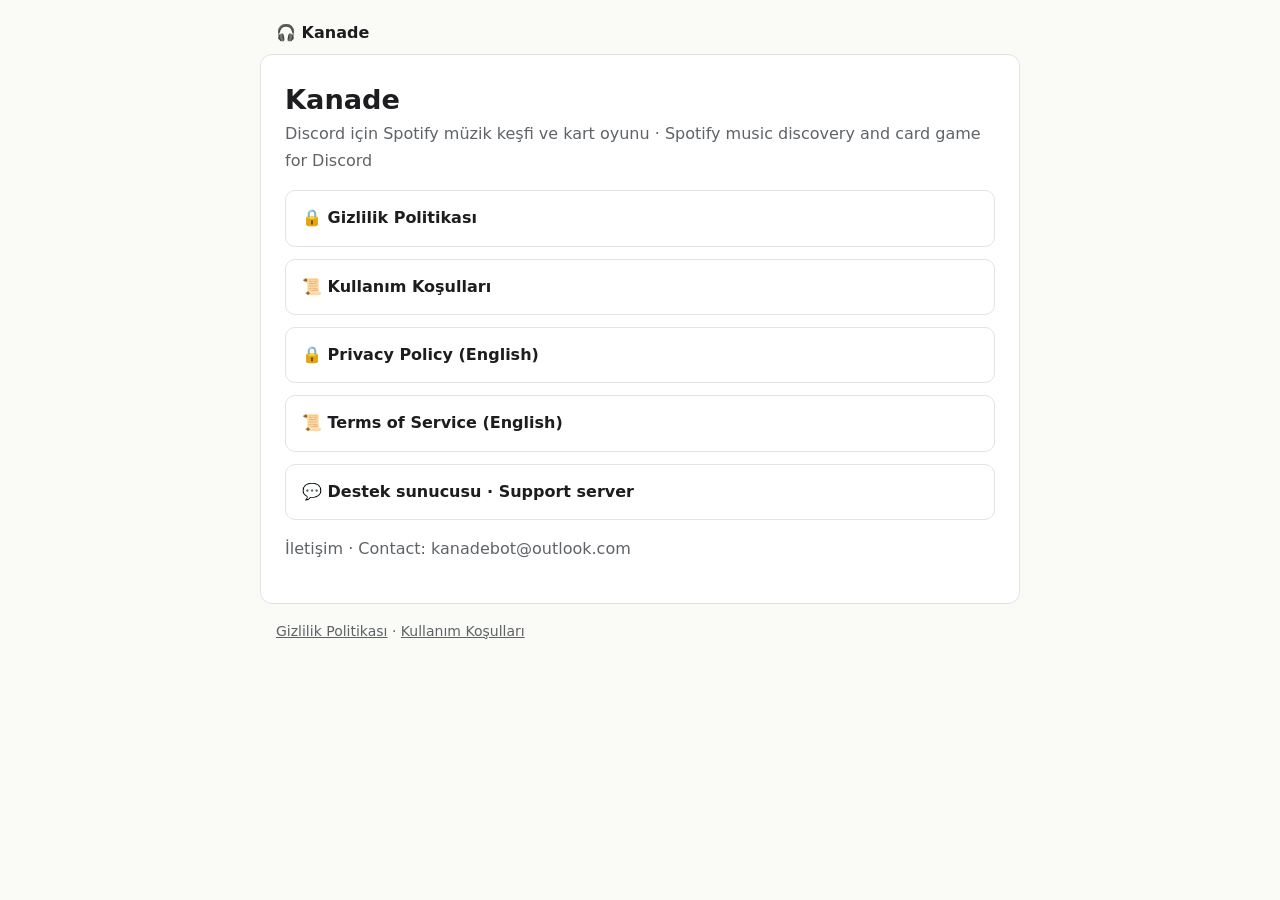
<file: index.html>
<!doctype html>
<html lang="tr">
<head>
<meta charset="utf-8">
<meta name="viewport" content="width=device-width, initial-scale=1">
<title>Kanade</title>
<link rel="stylesheet" href="style.css">
</head>
<body>
<header><a href="index.html">🎧 Kanade</a></header>
<main>
<h1>Kanade</h1>
<p class="meta">Discord için Spotify müzik keşfi ve kart oyunu · Spotify music discovery and card game for Discord</p>
<nav class="cards">
  <a href="gizlilik.html">🔒 Gizlilik Politikası</a>
  <a href="kosullar.html">📜 Kullanım Koşulları</a>
  <a href="en/privacy.html" hreflang="en">🔒 Privacy Policy (English)</a>
  <a href="en/terms.html" hreflang="en">📜 Terms of Service (English)</a>
  <a href="https://discord.gg/R9tBdnKaH6">💬 Destek sunucusu · Support server</a>
</nav>
<p class="meta">İletişim · Contact: kanadebot@outlook.com</p>
</main>
<footer><a href="gizlilik.html">Gizlilik Politikası</a> · <a href="kosullar.html">Kullanım Koşulları</a></footer>
</body>
</html>
</file>
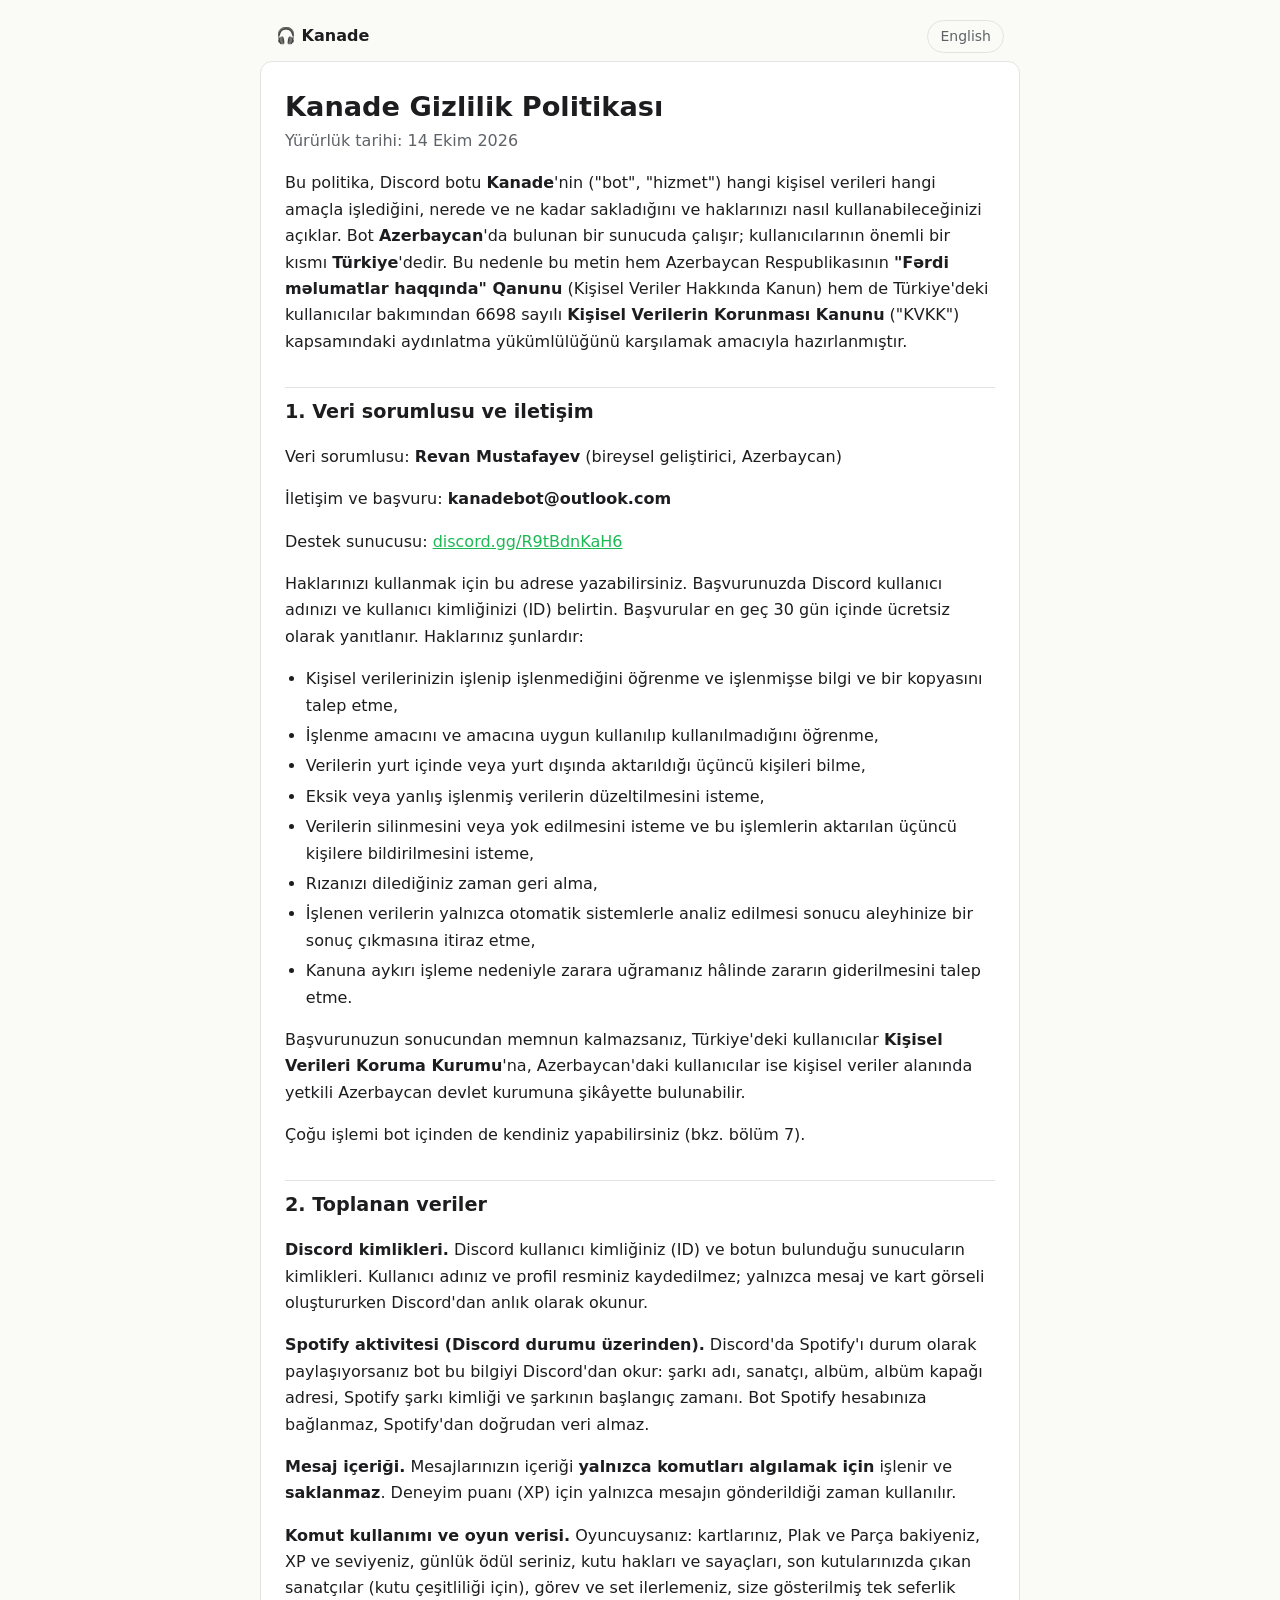
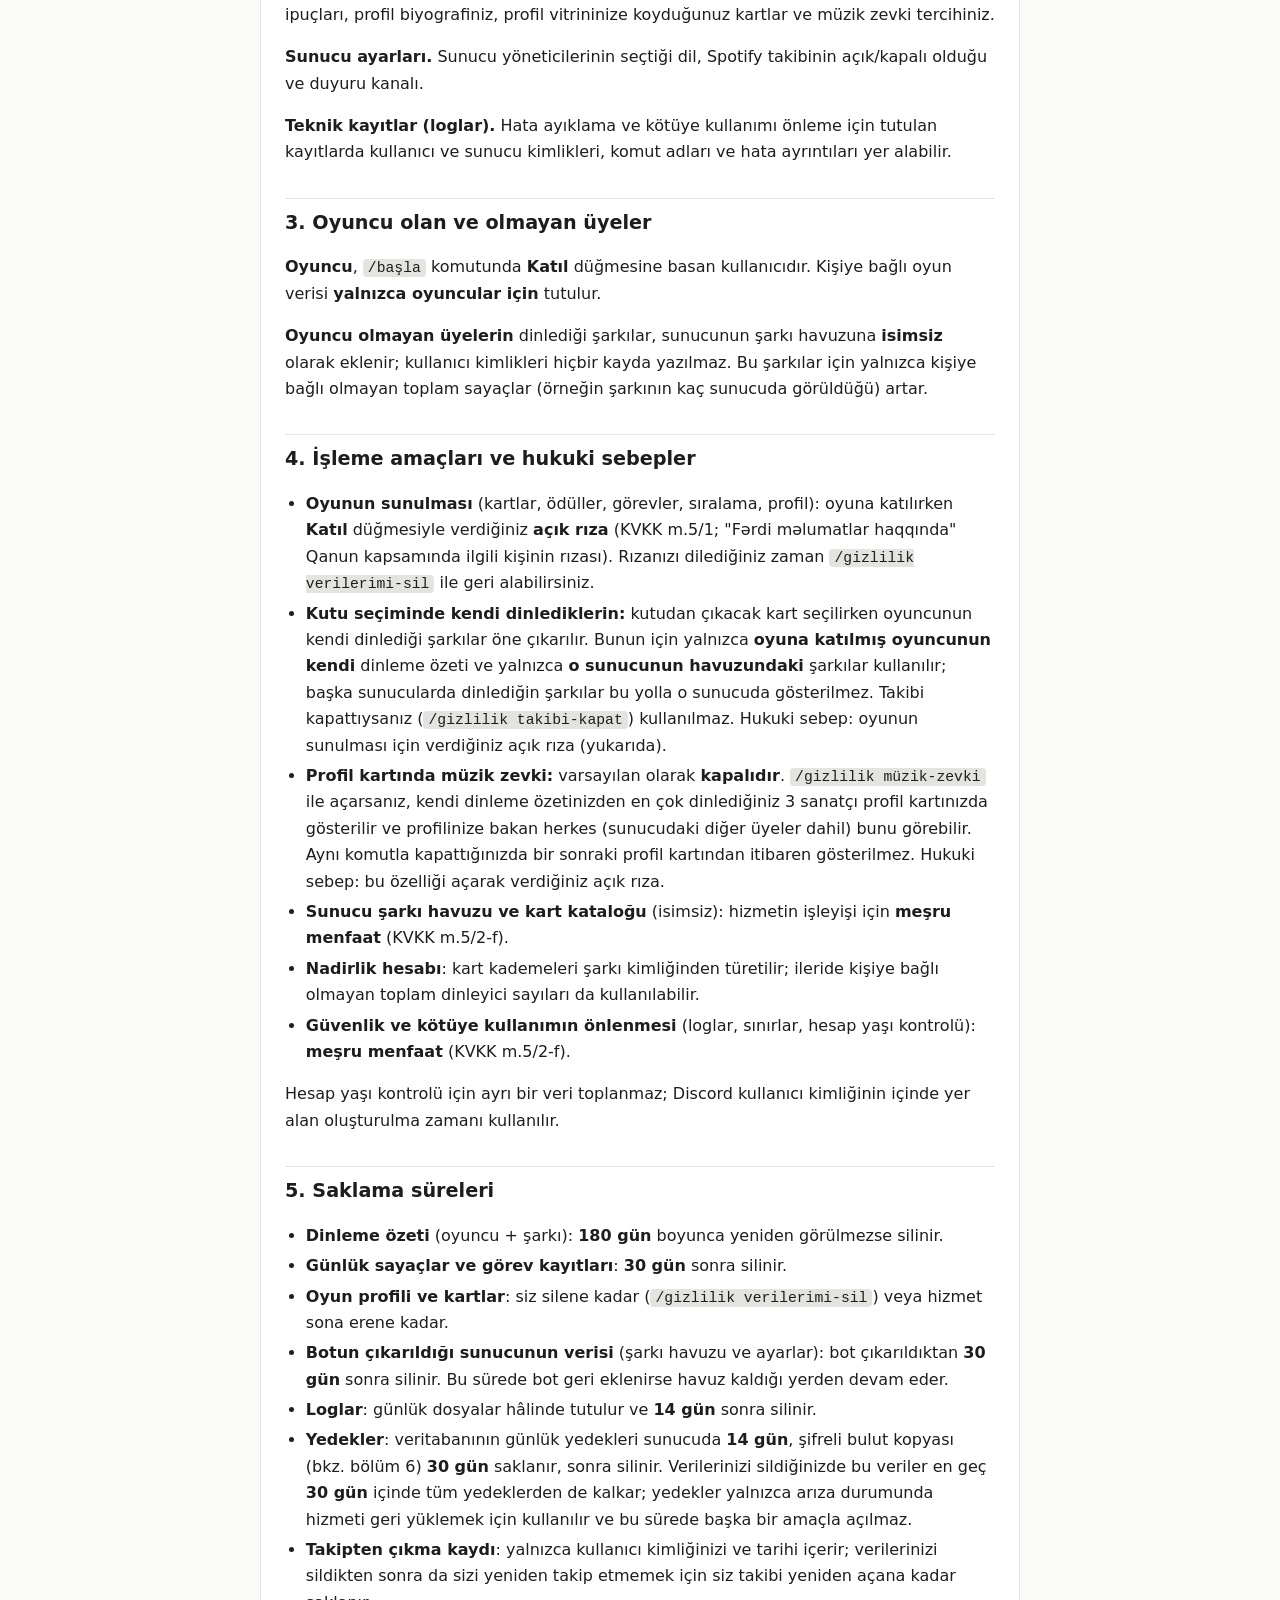
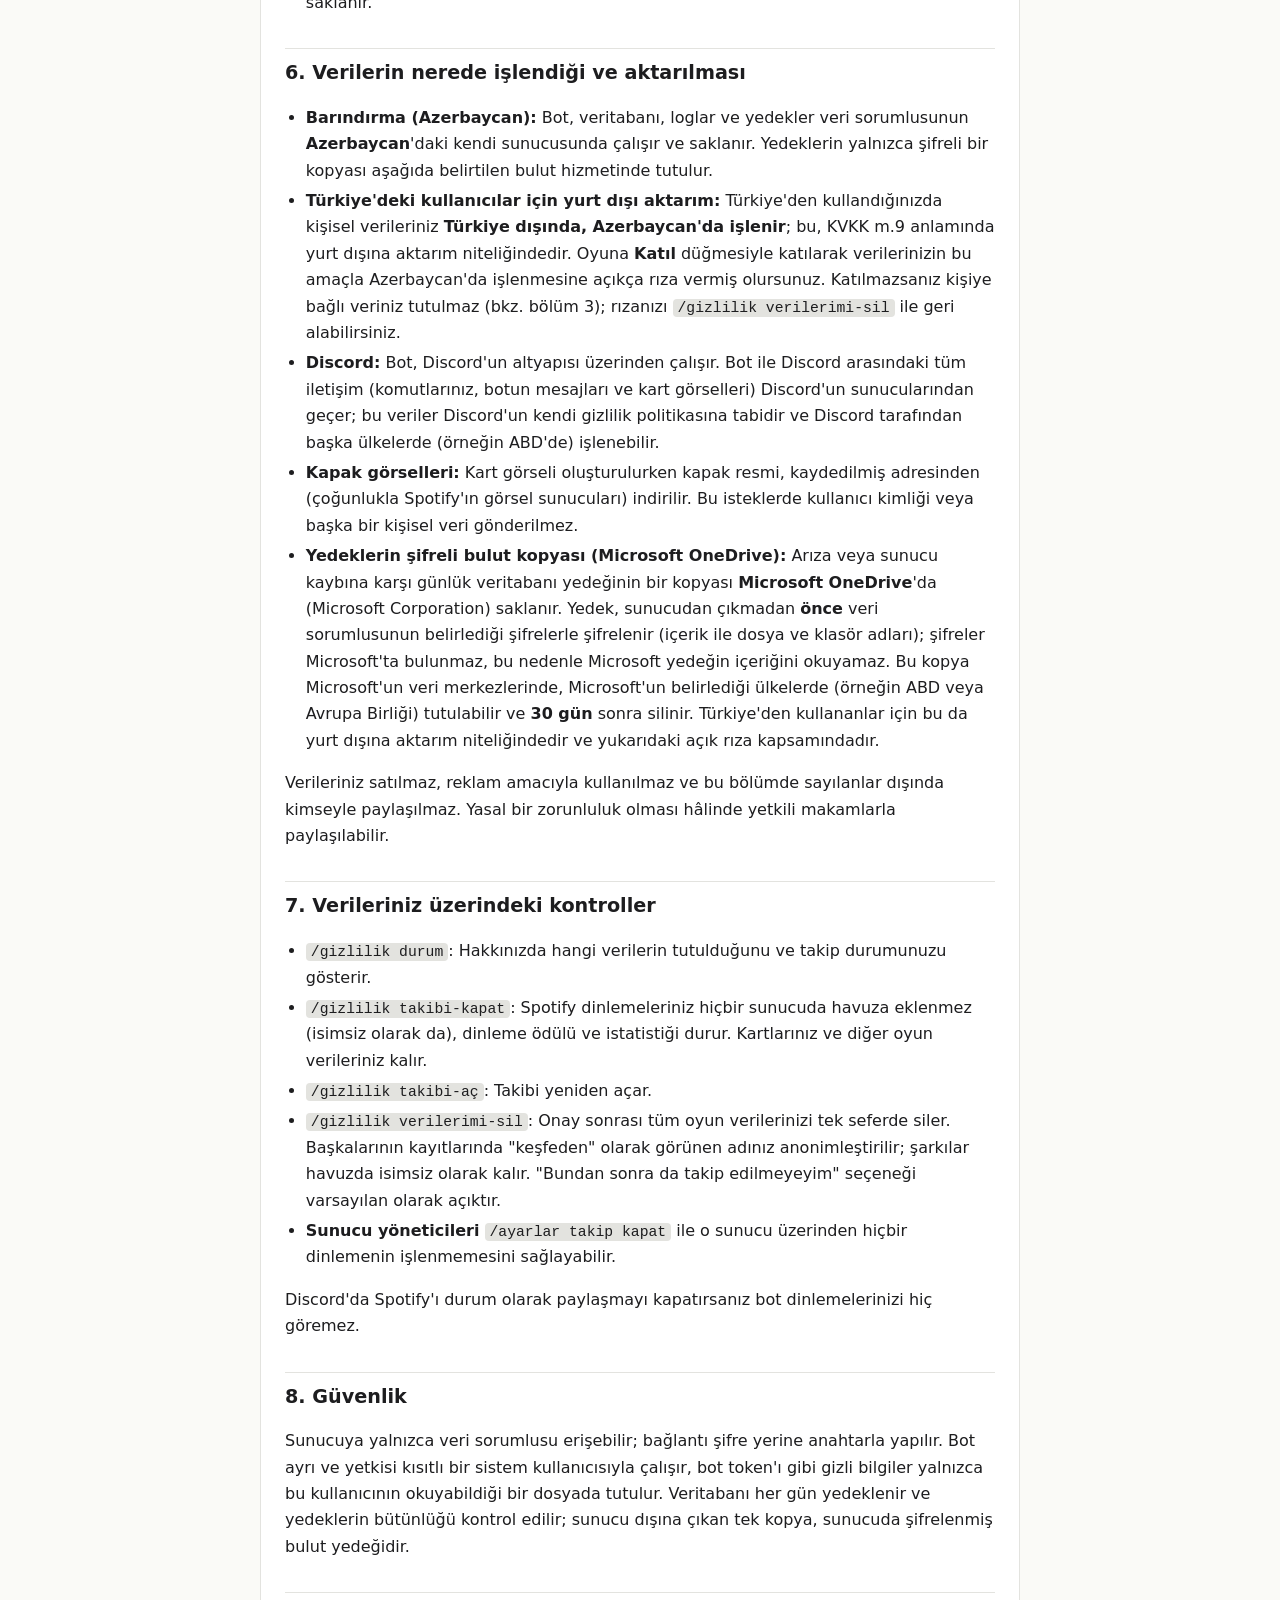
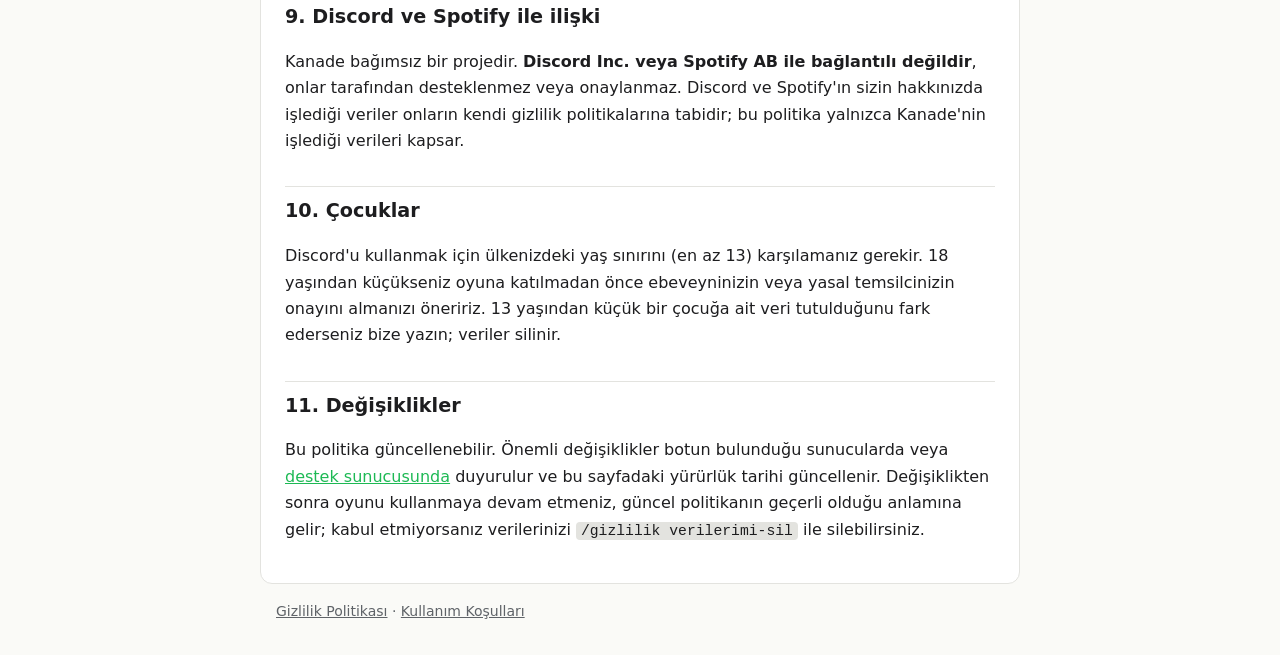
<file: gizlilik.html>
<!doctype html>
<html lang="tr">
<head>
<meta charset="utf-8">
<meta name="viewport" content="width=device-width, initial-scale=1">
<title>Kanade Gizlilik Politikası</title>
<link rel="stylesheet" href="style.css">
</head>
<body>
<header><a href="index.html">🎧 Kanade</a><a class="switch" href="en/privacy.html" hreflang="en">English</a></header>
<main>
<h1>Kanade Gizlilik Politikası</h1>
<p class="meta">Yürürlük tarihi: 14 Ekim 2026</p>
<p>Bu politika, Discord botu <strong>Kanade</strong>'nin ("bot", "hizmet") hangi kişisel verileri hangi amaçla işlediğini, nerede ve ne kadar sakladığını ve haklarınızı nasıl kullanabileceğinizi açıklar. Bot <strong>Azerbaycan</strong>'da bulunan bir sunucuda çalışır; kullanıcılarının önemli bir kısmı <strong>Türkiye</strong>'dedir. Bu nedenle bu metin hem Azerbaycan Respublikasının <strong>"Fərdi məlumatlar haqqında" Qanunu</strong> (Kişisel Veriler Hakkında Kanun) hem de Türkiye'deki kullanıcılar bakımından 6698 sayılı <strong>Kişisel Verilerin Korunması Kanunu</strong> ("KVKK") kapsamındaki aydınlatma yükümlülüğünü karşılamak amacıyla hazırlanmıştır.</p>
<h2>1. Veri sorumlusu ve iletişim</h2>
<p>Veri sorumlusu: <strong>Revan Mustafayev</strong> (bireysel geliştirici, Azerbaycan)</p>
<p>İletişim ve başvuru: <strong>kanadebot@outlook.com</strong></p>
<p>Destek sunucusu: <a href="https://discord.gg/R9tBdnKaH6">discord.gg/R9tBdnKaH6</a></p>
<p>Haklarınızı kullanmak için bu adrese yazabilirsiniz. Başvurunuzda Discord kullanıcı adınızı ve kullanıcı kimliğinizi (ID) belirtin. Başvurular en geç 30 gün içinde ücretsiz olarak yanıtlanır. Haklarınız şunlardır:</p>
<ul>
  <li>Kişisel verilerinizin işlenip işlenmediğini öğrenme ve işlenmişse bilgi ve bir kopyasını talep etme,</li>
  <li>İşlenme amacını ve amacına uygun kullanılıp kullanılmadığını öğrenme,</li>
  <li>Verilerin yurt içinde veya yurt dışında aktarıldığı üçüncü kişileri bilme,</li>
  <li>Eksik veya yanlış işlenmiş verilerin düzeltilmesini isteme,</li>
  <li>Verilerin silinmesini veya yok edilmesini isteme ve bu işlemlerin aktarılan üçüncü kişilere bildirilmesini isteme,</li>
  <li>Rızanızı dilediğiniz zaman geri alma,</li>
  <li>İşlenen verilerin yalnızca otomatik sistemlerle analiz edilmesi sonucu aleyhinize bir sonuç çıkmasına itiraz etme,</li>
  <li>Kanuna aykırı işleme nedeniyle zarara uğramanız hâlinde zararın giderilmesini talep etme.</li>
</ul>
<p>Başvurunuzun sonucundan memnun kalmazsanız, Türkiye'deki kullanıcılar <strong>Kişisel Verileri Koruma Kurumu</strong>'na, Azerbaycan'daki kullanıcılar ise kişisel veriler alanında yetkili Azerbaycan devlet kurumuna şikâyette bulunabilir.</p>
<p>Çoğu işlemi bot içinden de kendiniz yapabilirsiniz (bkz. bölüm 7).</p>
<h2>2. Toplanan veriler</h2>
<p><strong>Discord kimlikleri.</strong> Discord kullanıcı kimliğiniz (ID) ve botun bulunduğu sunucuların kimlikleri. Kullanıcı adınız ve profil resminiz kaydedilmez; yalnızca mesaj ve kart görseli oluştururken Discord'dan anlık olarak okunur.</p>
<p><strong>Spotify aktivitesi (Discord durumu üzerinden).</strong> Discord'da Spotify'ı durum olarak paylaşıyorsanız bot bu bilgiyi Discord'dan okur: şarkı adı, sanatçı, albüm, albüm kapağı adresi, Spotify şarkı kimliği ve şarkının başlangıç zamanı. Bot Spotify hesabınıza bağlanmaz, Spotify'dan doğrudan veri almaz.</p>
<p><strong>Mesaj içeriği.</strong> Mesajlarınızın içeriği <strong>yalnızca komutları algılamak için</strong> işlenir ve <strong>saklanmaz</strong>. Deneyim puanı (XP) için yalnızca mesajın gönderildiği zaman kullanılır.</p>
<p><strong>Komut kullanımı ve oyun verisi.</strong> Oyuncuysanız: kartlarınız, Plak ve Parça bakiyeniz, XP ve seviyeniz, günlük ödül seriniz, kutu hakları ve sayaçları, son kutularınızda çıkan sanatçılar (kutu çeşitliliği için), görev ve set ilerlemeniz, size gösterilmiş tek seferlik ipuçları, profil biyografiniz, profil vitrininize koyduğunuz kartlar ve müzik zevki tercihiniz.</p>
<p><strong>Sunucu ayarları.</strong> Sunucu yöneticilerinin seçtiği dil, Spotify takibinin açık/kapalı olduğu ve duyuru kanalı.</p>
<p><strong>Teknik kayıtlar (loglar).</strong> Hata ayıklama ve kötüye kullanımı önleme için tutulan kayıtlarda kullanıcı ve sunucu kimlikleri, komut adları ve hata ayrıntıları yer alabilir.</p>
<h2>3. Oyuncu olan ve olmayan üyeler</h2>
<p><strong>Oyuncu</strong>, <code>/başla</code> komutunda <strong>Katıl</strong> düğmesine basan kullanıcıdır. Kişiye bağlı oyun verisi <strong>yalnızca oyuncular için</strong> tutulur.</p>
<p><strong>Oyuncu olmayan üyelerin</strong> dinlediği şarkılar, sunucunun şarkı havuzuna <strong>isimsiz</strong> olarak eklenir; kullanıcı kimlikleri hiçbir kayda yazılmaz. Bu şarkılar için yalnızca kişiye bağlı olmayan toplam sayaçlar (örneğin şarkının kaç sunucuda görüldüğü) artar.</p>
<h2>4. İşleme amaçları ve hukuki sebepler</h2>
<ul>
  <li><strong>Oyunun sunulması</strong> (kartlar, ödüller, görevler, sıralama, profil): oyuna katılırken <strong>Katıl</strong> düğmesiyle verdiğiniz <strong>açık rıza</strong> (KVKK m.5/1; "Fərdi məlumatlar haqqında" Qanun kapsamında ilgili kişinin rızası). Rızanızı dilediğiniz zaman <code>/gizlilik verilerimi-sil</code> ile geri alabilirsiniz.</li>
  <li><strong>Kutu seçiminde kendi dinlediklerin:</strong> kutudan çıkacak kart seçilirken oyuncunun kendi dinlediği şarkılar öne çıkarılır. Bunun için yalnızca <strong>oyuna katılmış oyuncunun kendi</strong> dinleme özeti ve yalnızca <strong>o sunucunun havuzundaki</strong> şarkılar kullanılır; başka sunucularda dinlediğin şarkılar bu yolla o sunucuda gösterilmez. Takibi kapattıysanız (<code>/gizlilik takibi-kapat</code>) kullanılmaz. Hukuki sebep: oyunun sunulması için verdiğiniz açık rıza (yukarıda).</li>
  <li><strong>Profil kartında müzik zevki:</strong> varsayılan olarak <strong>kapalıdır</strong>. <code>/gizlilik müzik-zevki</code> ile açarsanız, kendi dinleme özetinizden en çok dinlediğiniz 3 sanatçı profil kartınızda gösterilir ve profilinize bakan herkes (sunucudaki diğer üyeler dahil) bunu görebilir. Aynı komutla kapattığınızda bir sonraki profil kartından itibaren gösterilmez. Hukuki sebep: bu özelliği açarak verdiğiniz açık rıza.</li>
  <li><strong>Sunucu şarkı havuzu ve kart kataloğu</strong> (isimsiz): hizmetin işleyişi için <strong>meşru menfaat</strong> (KVKK m.5/2-f).</li>
  <li><strong>Nadirlik hesabı</strong>: kart kademeleri şarkı kimliğinden türetilir; ileride kişiye bağlı olmayan toplam dinleyici sayıları da kullanılabilir.</li>
  <li><strong>Güvenlik ve kötüye kullanımın önlenmesi</strong> (loglar, sınırlar, hesap yaşı kontrolü): <strong>meşru menfaat</strong> (KVKK m.5/2-f).</li>
</ul>
<p>Hesap yaşı kontrolü için ayrı bir veri toplanmaz; Discord kullanıcı kimliğinin içinde yer alan oluşturulma zamanı kullanılır.</p>
<h2>5. Saklama süreleri</h2>
<ul>
  <li><strong>Dinleme özeti</strong> (oyuncu + şarkı): <strong>180 gün</strong> boyunca yeniden görülmezse silinir.</li>
  <li><strong>Günlük sayaçlar ve görev kayıtları</strong>: <strong>30 gün</strong> sonra silinir.</li>
  <li><strong>Oyun profili ve kartlar</strong>: siz silene kadar (<code>/gizlilik verilerimi-sil</code>) veya hizmet sona erene kadar.</li>
  <li><strong>Botun çıkarıldığı sunucunun verisi</strong> (şarkı havuzu ve ayarlar): bot çıkarıldıktan <strong>30 gün</strong> sonra silinir. Bu sürede bot geri eklenirse havuz kaldığı yerden devam eder.</li>
  <li><strong>Loglar</strong>: günlük dosyalar hâlinde tutulur ve <strong>14 gün</strong> sonra silinir.</li>
  <li><strong>Yedekler</strong>: veritabanının günlük yedekleri sunucuda <strong>14 gün</strong>, şifreli bulut kopyası (bkz. bölüm 6) <strong>30 gün</strong> saklanır, sonra silinir. Verilerinizi sildiğinizde bu veriler en geç <strong>30 gün</strong> içinde tüm yedeklerden de kalkar; yedekler yalnızca arıza durumunda hizmeti geri yüklemek için kullanılır ve bu sürede başka bir amaçla açılmaz.</li>
  <li><strong>Takipten çıkma kaydı</strong>: yalnızca kullanıcı kimliğinizi ve tarihi içerir; verilerinizi sildikten sonra da sizi yeniden takip etmemek için siz takibi yeniden açana kadar saklanır.</li>
</ul>
<h2>6. Verilerin nerede işlendiği ve aktarılması</h2>
<ul>
  <li><strong>Barındırma (Azerbaycan):</strong> Bot, veritabanı, loglar ve yedekler veri sorumlusunun <strong>Azerbaycan</strong>'daki kendi sunucusunda çalışır ve saklanır. Yedeklerin yalnızca şifreli bir kopyası aşağıda belirtilen bulut hizmetinde tutulur.</li>
  <li><strong>Türkiye'deki kullanıcılar için yurt dışı aktarım:</strong> Türkiye'den kullandığınızda kişisel verileriniz <strong>Türkiye dışında, Azerbaycan'da işlenir</strong>; bu, KVKK m.9 anlamında yurt dışına aktarım niteliğindedir. Oyuna <strong>Katıl</strong> düğmesiyle katılarak verilerinizin bu amaçla Azerbaycan'da işlenmesine açıkça rıza vermiş olursunuz. Katılmazsanız kişiye bağlı veriniz tutulmaz (bkz. bölüm 3); rızanızı <code>/gizlilik verilerimi-sil</code> ile geri alabilirsiniz.</li>
  <li><strong>Discord:</strong> Bot, Discord'un altyapısı üzerinden çalışır. Bot ile Discord arasındaki tüm iletişim (komutlarınız, botun mesajları ve kart görselleri) Discord'un sunucularından geçer; bu veriler Discord'un kendi gizlilik politikasına tabidir ve Discord tarafından başka ülkelerde (örneğin ABD'de) işlenebilir.</li>
  <li><strong>Kapak görselleri:</strong> Kart görseli oluşturulurken kapak resmi, kaydedilmiş adresinden (çoğunlukla Spotify'ın görsel sunucuları) indirilir. Bu isteklerde kullanıcı kimliği veya başka bir kişisel veri gönderilmez.</li>
  <li><strong>Yedeklerin şifreli bulut kopyası (Microsoft OneDrive):</strong> Arıza veya sunucu kaybına karşı günlük veritabanı yedeğinin bir kopyası <strong>Microsoft OneDrive</strong>'da (Microsoft Corporation) saklanır. Yedek, sunucudan çıkmadan <strong>önce</strong> veri sorumlusunun belirlediği şifrelerle şifrelenir (içerik ile dosya ve klasör adları); şifreler Microsoft'ta bulunmaz, bu nedenle Microsoft yedeğin içeriğini okuyamaz. Bu kopya Microsoft'un veri merkezlerinde, Microsoft'un belirlediği ülkelerde (örneğin ABD veya Avrupa Birliği) tutulabilir ve <strong>30 gün</strong> sonra silinir. Türkiye'den kullananlar için bu da yurt dışına aktarım niteliğindedir ve yukarıdaki açık rıza kapsamındadır.</li>
</ul>
<p>Verileriniz satılmaz, reklam amacıyla kullanılmaz ve bu bölümde sayılanlar dışında kimseyle paylaşılmaz. Yasal bir zorunluluk olması hâlinde yetkili makamlarla paylaşılabilir.</p>
<h2>7. Verileriniz üzerindeki kontroller</h2>
<ul>
  <li><code>/gizlilik durum</code>: Hakkınızda hangi verilerin tutulduğunu ve takip durumunuzu gösterir.</li>
  <li><code>/gizlilik takibi-kapat</code>: Spotify dinlemeleriniz hiçbir sunucuda havuza eklenmez (isimsiz olarak da), dinleme ödülü ve istatistiği durur. Kartlarınız ve diğer oyun verileriniz kalır.</li>
  <li><code>/gizlilik takibi-aç</code>: Takibi yeniden açar.</li>
  <li><code>/gizlilik verilerimi-sil</code>: Onay sonrası tüm oyun verilerinizi tek seferde siler. Başkalarının kayıtlarında "keşfeden" olarak görünen adınız anonimleştirilir; şarkılar havuzda isimsiz olarak kalır. "Bundan sonra da takip edilmeyeyim" seçeneği varsayılan olarak açıktır.</li>
  <li><strong>Sunucu yöneticileri</strong> <code>/ayarlar takip kapat</code> ile o sunucu üzerinden hiçbir dinlemenin işlenmemesini sağlayabilir.</li>
</ul>
<p>Discord'da Spotify'ı durum olarak paylaşmayı kapatırsanız bot dinlemelerinizi hiç göremez.</p>
<h2>8. Güvenlik</h2>
<p>Sunucuya yalnızca veri sorumlusu erişebilir; bağlantı şifre yerine anahtarla yapılır. Bot ayrı ve yetkisi kısıtlı bir sistem kullanıcısıyla çalışır, bot token'ı gibi gizli bilgiler yalnızca bu kullanıcının okuyabildiği bir dosyada tutulur. Veritabanı her gün yedeklenir ve yedeklerin bütünlüğü kontrol edilir; sunucu dışına çıkan tek kopya, sunucuda şifrelenmiş bulut yedeğidir.</p>
<h2>9. Discord ve Spotify ile ilişki</h2>
<p>Kanade bağımsız bir projedir. <strong>Discord Inc. veya Spotify AB ile bağlantılı değildir</strong>, onlar tarafından desteklenmez veya onaylanmaz. Discord ve Spotify'ın sizin hakkınızda işlediği veriler onların kendi gizlilik politikalarına tabidir; bu politika yalnızca Kanade'nin işlediği verileri kapsar.</p>
<h2>10. Çocuklar</h2>
<p>Discord'u kullanmak için ülkenizdeki yaş sınırını (en az 13) karşılamanız gerekir. 18 yaşından küçükseniz oyuna katılmadan önce ebeveyninizin veya yasal temsilcinizin onayını almanızı öneririz. 13 yaşından küçük bir çocuğa ait veri tutulduğunu fark ederseniz bize yazın; veriler silinir.</p>
<h2>11. Değişiklikler</h2>
<p>Bu politika güncellenebilir. Önemli değişiklikler botun bulunduğu sunucularda veya <a href="https://discord.gg/R9tBdnKaH6">destek sunucusunda</a> duyurulur ve bu sayfadaki yürürlük tarihi güncellenir. Değişiklikten sonra oyunu kullanmaya devam etmeniz, güncel politikanın geçerli olduğu anlamına gelir; kabul etmiyorsanız verilerinizi <code>/gizlilik verilerimi-sil</code> ile silebilirsiniz.</p>
</main>
<footer><a href="gizlilik.html">Gizlilik Politikası</a> · <a href="kosullar.html">Kullanım Koşulları</a></footer>
</body>
</html>
</file>
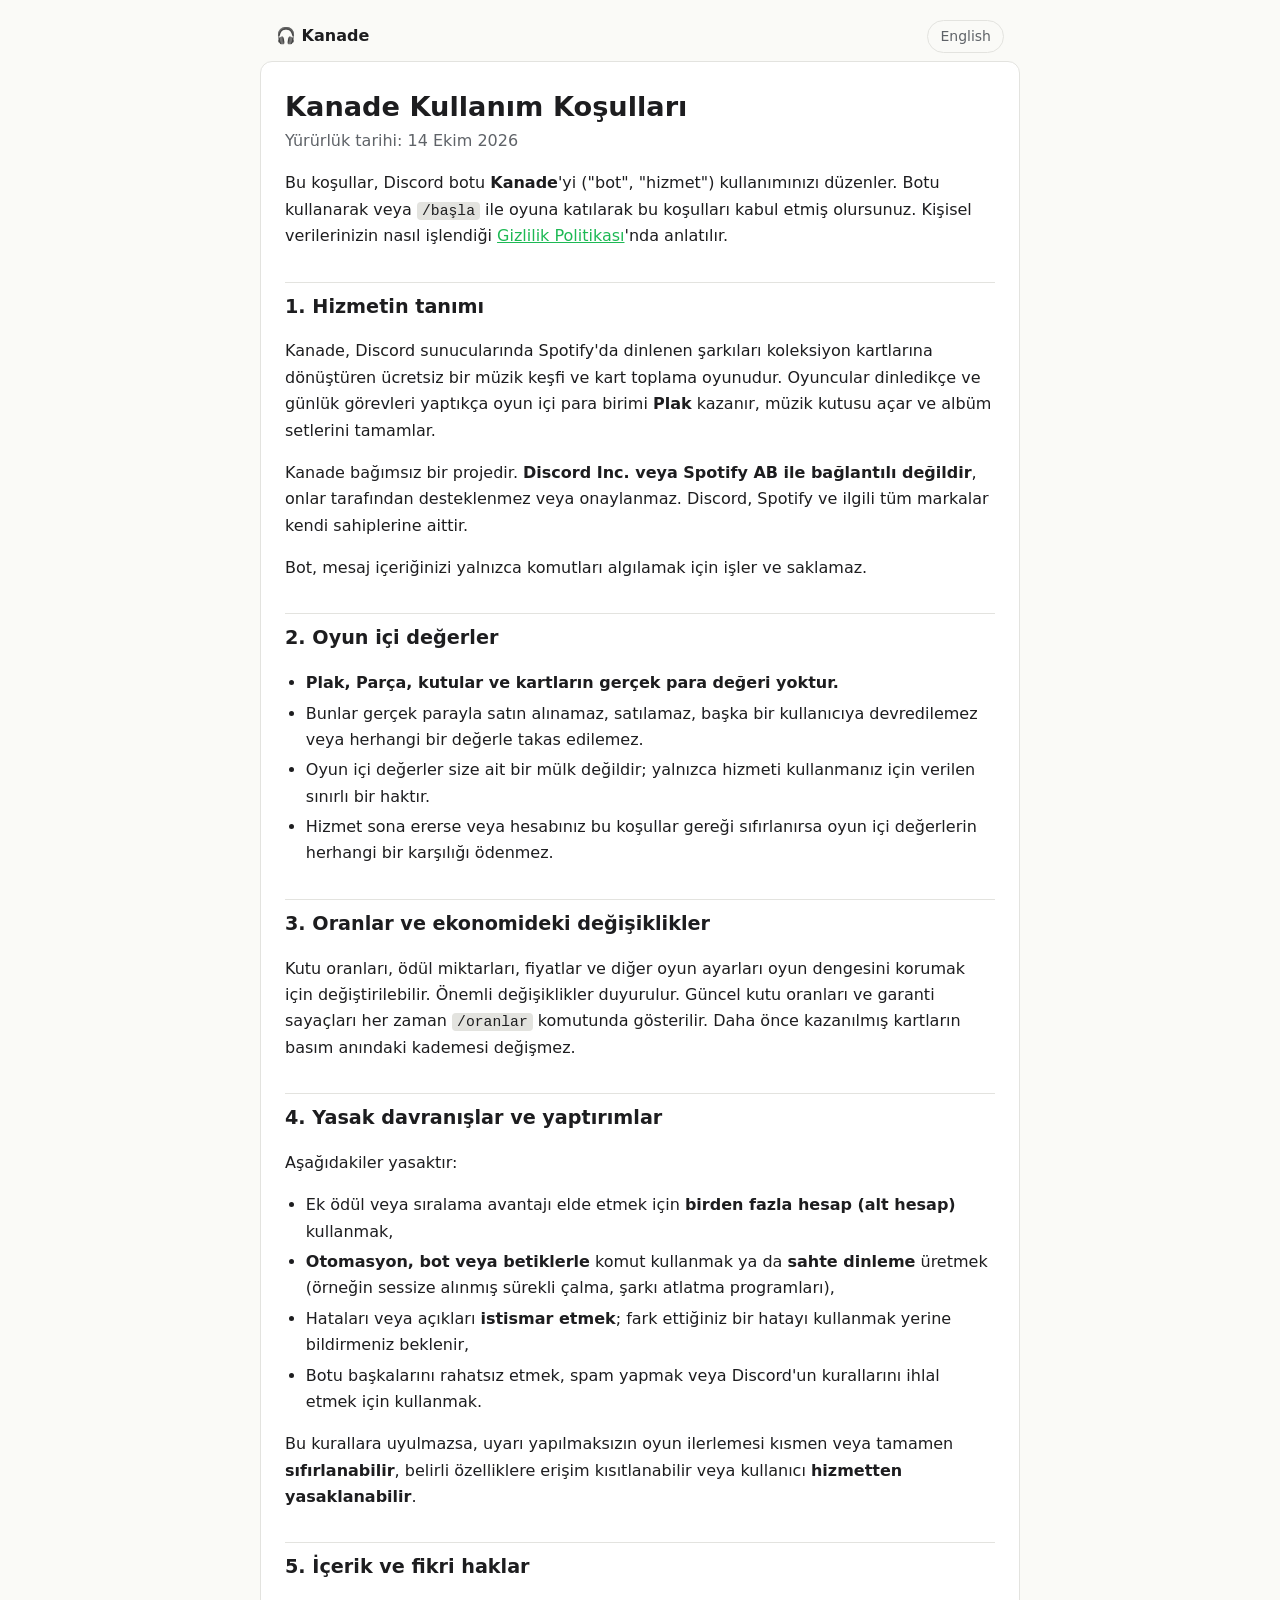
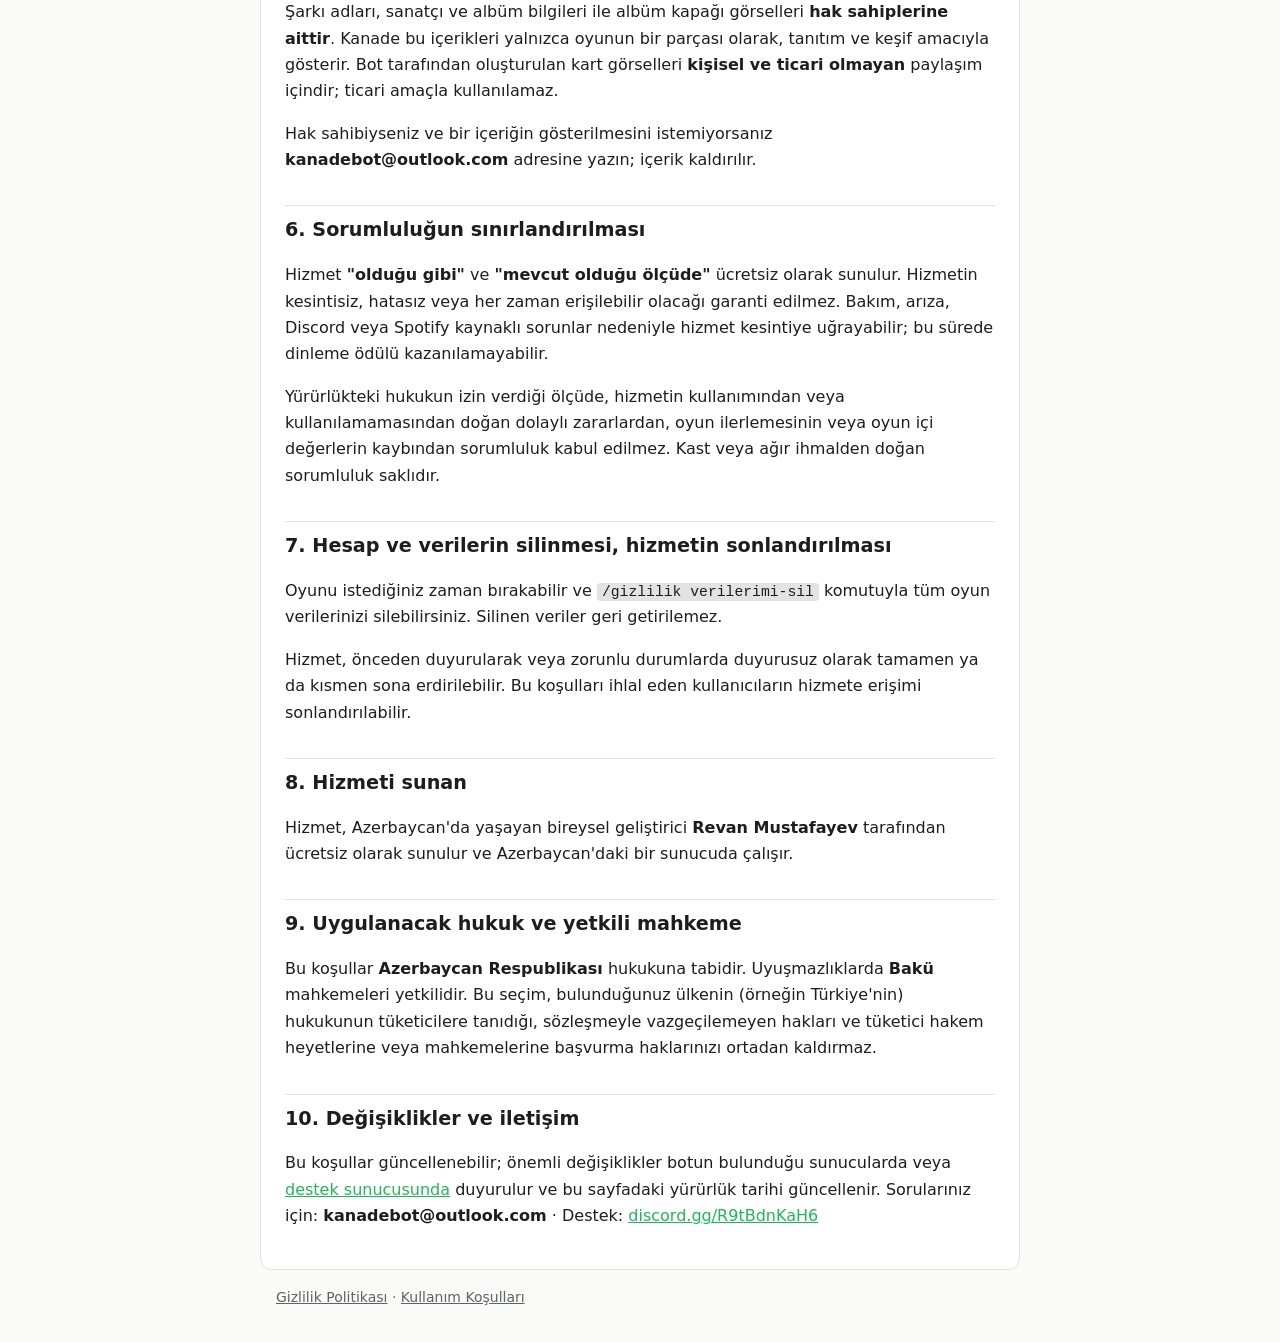
<file: kosullar.html>
<!doctype html>
<html lang="tr">
<head>
<meta charset="utf-8">
<meta name="viewport" content="width=device-width, initial-scale=1">
<title>Kanade Kullanım Koşulları</title>
<link rel="stylesheet" href="style.css">
</head>
<body>
<header><a href="index.html">🎧 Kanade</a><a class="switch" href="en/terms.html" hreflang="en">English</a></header>
<main>
<h1>Kanade Kullanım Koşulları</h1>
<p class="meta">Yürürlük tarihi: 14 Ekim 2026</p>
<p>Bu koşullar, Discord botu <strong>Kanade</strong>'yi ("bot", "hizmet") kullanımınızı düzenler. Botu kullanarak veya <code>/başla</code> ile oyuna katılarak bu koşulları kabul etmiş olursunuz. Kişisel verilerinizin nasıl işlendiği <a href="gizlilik.html">Gizlilik Politikası</a>'nda anlatılır.</p>
<h2>1. Hizmetin tanımı</h2>
<p>Kanade, Discord sunucularında Spotify'da dinlenen şarkıları koleksiyon kartlarına dönüştüren ücretsiz bir müzik keşfi ve kart toplama oyunudur. Oyuncular dinledikçe ve günlük görevleri yaptıkça oyun içi para birimi <strong>Plak</strong> kazanır, müzik kutusu açar ve albüm setlerini tamamlar.</p>
<p>Kanade bağımsız bir projedir. <strong>Discord Inc. veya Spotify AB ile bağlantılı değildir</strong>, onlar tarafından desteklenmez veya onaylanmaz. Discord, Spotify ve ilgili tüm markalar kendi sahiplerine aittir.</p>
<p>Bot, mesaj içeriğinizi yalnızca komutları algılamak için işler ve saklamaz.</p>
<h2>2. Oyun içi değerler</h2>
<ul>
  <li><strong>Plak, Parça, kutular ve kartların gerçek para değeri yoktur.</strong></li>
  <li>Bunlar gerçek parayla satın alınamaz, satılamaz, başka bir kullanıcıya devredilemez veya herhangi bir değerle takas edilemez.</li>
  <li>Oyun içi değerler size ait bir mülk değildir; yalnızca hizmeti kullanmanız için verilen sınırlı bir haktır.</li>
  <li>Hizmet sona ererse veya hesabınız bu koşullar gereği sıfırlanırsa oyun içi değerlerin herhangi bir karşılığı ödenmez.</li>
</ul>
<h2>3. Oranlar ve ekonomideki değişiklikler</h2>
<p>Kutu oranları, ödül miktarları, fiyatlar ve diğer oyun ayarları oyun dengesini korumak için değiştirilebilir. Önemli değişiklikler duyurulur. Güncel kutu oranları ve garanti sayaçları her zaman <code>/oranlar</code> komutunda gösterilir. Daha önce kazanılmış kartların basım anındaki kademesi değişmez.</p>
<h2>4. Yasak davranışlar ve yaptırımlar</h2>
<p>Aşağıdakiler yasaktır:</p>
<ul>
  <li>Ek ödül veya sıralama avantajı elde etmek için <strong>birden fazla hesap (alt hesap)</strong> kullanmak,</li>
  <li><strong>Otomasyon, bot veya betiklerle</strong> komut kullanmak ya da <strong>sahte dinleme</strong> üretmek (örneğin sessize alınmış sürekli çalma, şarkı atlatma programları),</li>
  <li>Hataları veya açıkları <strong>istismar etmek</strong>; fark ettiğiniz bir hatayı kullanmak yerine bildirmeniz beklenir,</li>
  <li>Botu başkalarını rahatsız etmek, spam yapmak veya Discord'un kurallarını ihlal etmek için kullanmak.</li>
</ul>
<p>Bu kurallara uyulmazsa, uyarı yapılmaksızın oyun ilerlemesi kısmen veya tamamen <strong>sıfırlanabilir</strong>, belirli özelliklere erişim kısıtlanabilir veya kullanıcı <strong>hizmetten yasaklanabilir</strong>.</p>
<h2>5. İçerik ve fikri haklar</h2>
<p>Şarkı adları, sanatçı ve albüm bilgileri ile albüm kapağı görselleri <strong>hak sahiplerine aittir</strong>. Kanade bu içerikleri yalnızca oyunun bir parçası olarak, tanıtım ve keşif amacıyla gösterir. Bot tarafından oluşturulan kart görselleri <strong>kişisel ve ticari olmayan</strong> paylaşım içindir; ticari amaçla kullanılamaz.</p>
<p>Hak sahibiyseniz ve bir içeriğin gösterilmesini istemiyorsanız <strong>kanadebot@outlook.com</strong> adresine yazın; içerik kaldırılır.</p>
<h2>6. Sorumluluğun sınırlandırılması</h2>
<p>Hizmet <strong>"olduğu gibi"</strong> ve <strong>"mevcut olduğu ölçüde"</strong> ücretsiz olarak sunulur. Hizmetin kesintisiz, hatasız veya her zaman erişilebilir olacağı garanti edilmez. Bakım, arıza, Discord veya Spotify kaynaklı sorunlar nedeniyle hizmet kesintiye uğrayabilir; bu sürede dinleme ödülü kazanılamayabilir.</p>
<p>Yürürlükteki hukukun izin verdiği ölçüde, hizmetin kullanımından veya kullanılamamasından doğan dolaylı zararlardan, oyun ilerlemesinin veya oyun içi değerlerin kaybından sorumluluk kabul edilmez. Kast veya ağır ihmalden doğan sorumluluk saklıdır.</p>
<h2>7. Hesap ve verilerin silinmesi, hizmetin sonlandırılması</h2>
<p>Oyunu istediğiniz zaman bırakabilir ve <code>/gizlilik verilerimi-sil</code> komutuyla tüm oyun verilerinizi silebilirsiniz. Silinen veriler geri getirilemez.</p>
<p>Hizmet, önceden duyurularak veya zorunlu durumlarda duyurusuz olarak tamamen ya da kısmen sona erdirilebilir. Bu koşulları ihlal eden kullanıcıların hizmete erişimi sonlandırılabilir.</p>
<h2>8. Hizmeti sunan</h2>
<p>Hizmet, Azerbaycan'da yaşayan bireysel geliştirici <strong>Revan Mustafayev</strong> tarafından ücretsiz olarak sunulur ve Azerbaycan'daki bir sunucuda çalışır.</p>
<h2>9. Uygulanacak hukuk ve yetkili mahkeme</h2>
<p>Bu koşullar <strong>Azerbaycan Respublikası</strong> hukukuna tabidir. Uyuşmazlıklarda <strong>Bakü</strong> mahkemeleri yetkilidir. Bu seçim, bulunduğunuz ülkenin (örneğin Türkiye'nin) hukukunun tüketicilere tanıdığı, sözleşmeyle vazgeçilemeyen hakları ve tüketici hakem heyetlerine veya mahkemelerine başvurma haklarınızı ortadan kaldırmaz.</p>
<h2>10. Değişiklikler ve iletişim</h2>
<p>Bu koşullar güncellenebilir; önemli değişiklikler botun bulunduğu sunucularda veya <a href="https://discord.gg/R9tBdnKaH6">destek sunucusunda</a> duyurulur ve bu sayfadaki yürürlük tarihi güncellenir. Sorularınız için: <strong>kanadebot@outlook.com</strong> · Destek: <a href="https://discord.gg/R9tBdnKaH6">discord.gg/R9tBdnKaH6</a></p>
</main>
<footer><a href="gizlilik.html">Gizlilik Politikası</a> · <a href="kosullar.html">Kullanım Koşulları</a></footer>
</body>
</html>
</file>
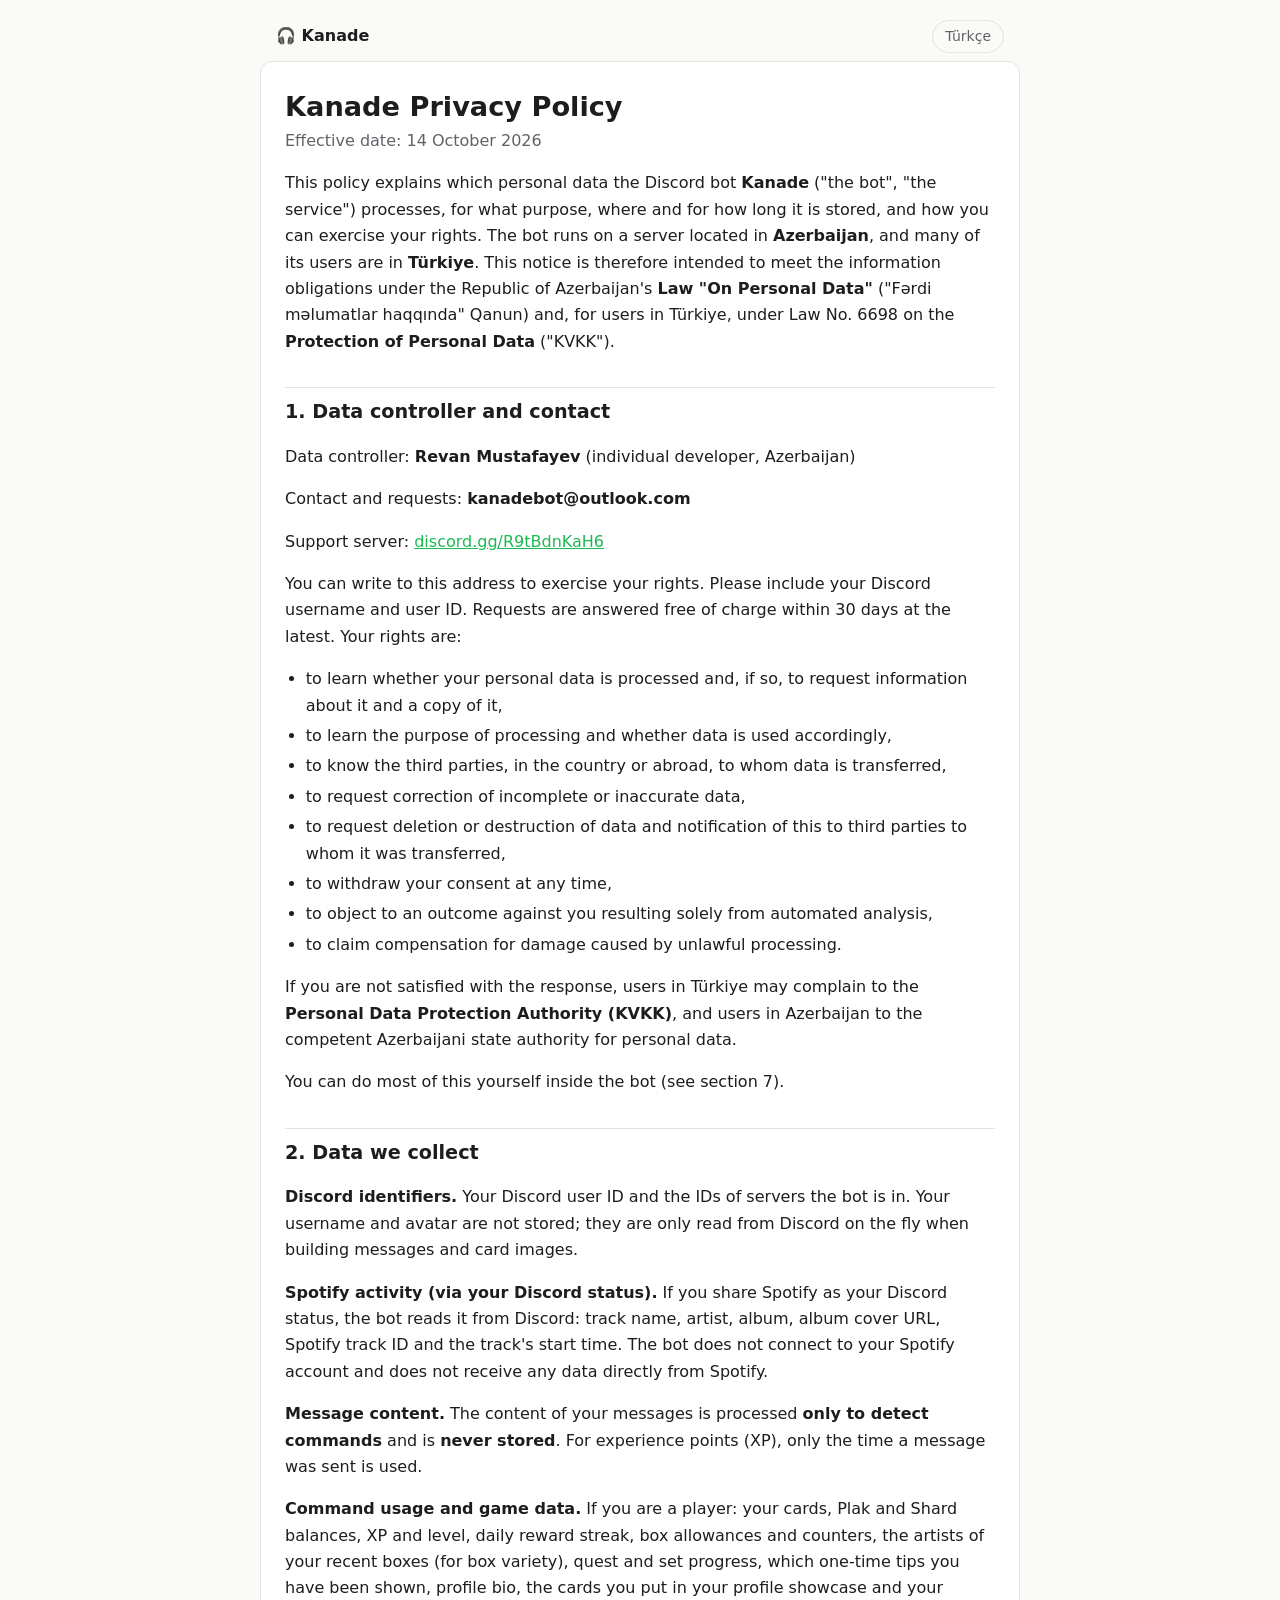
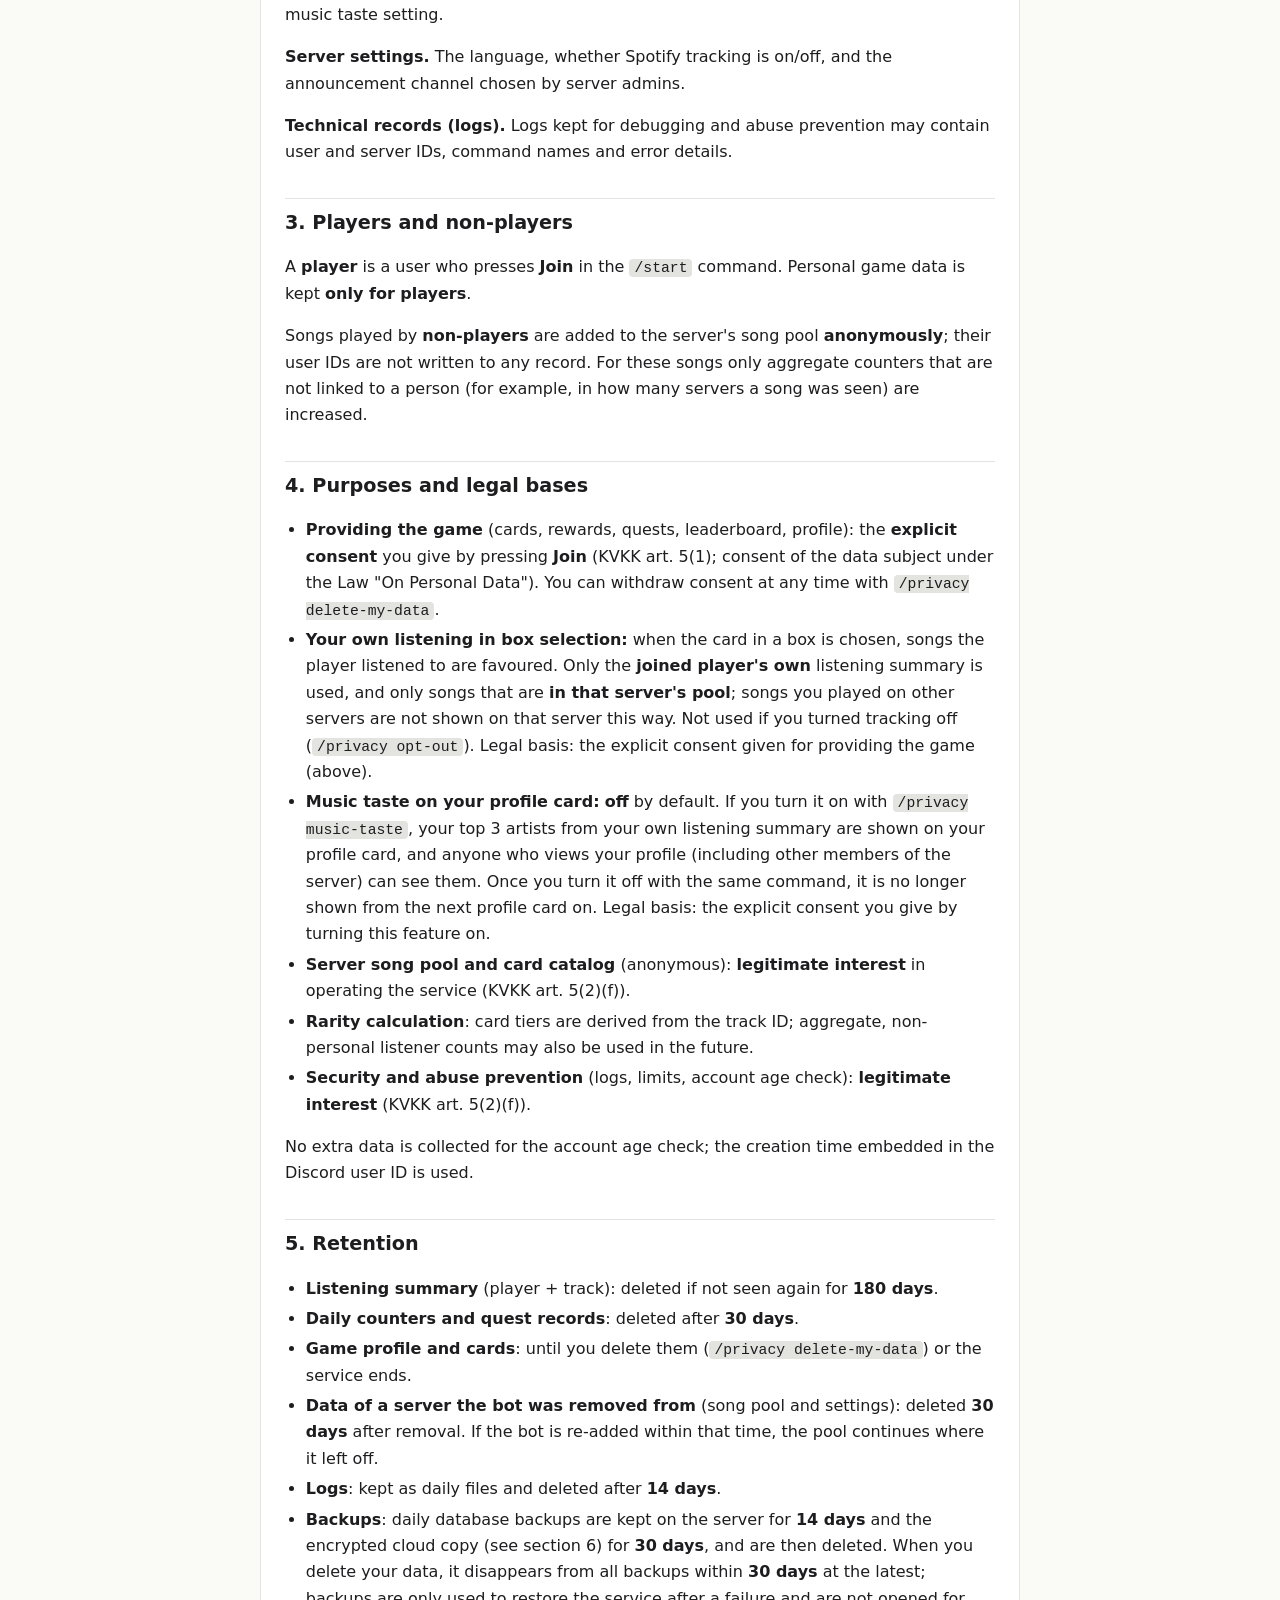
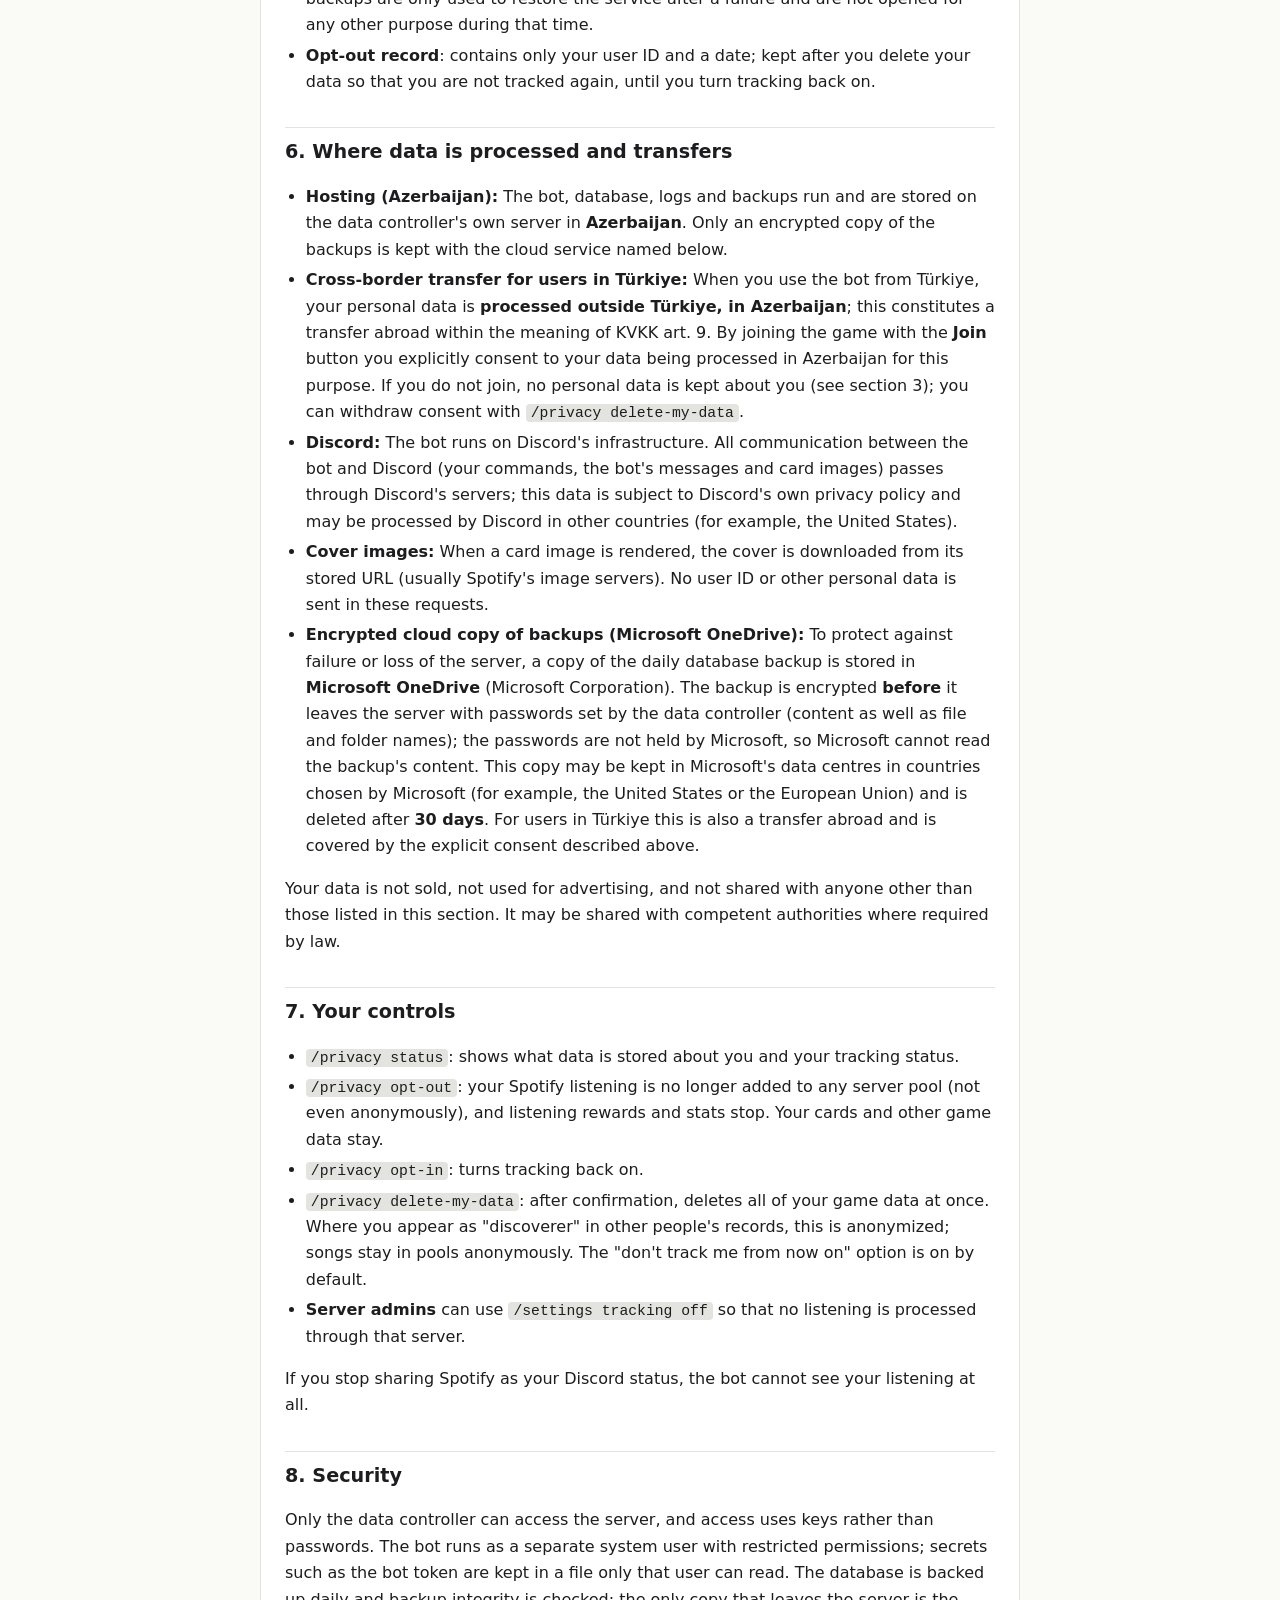
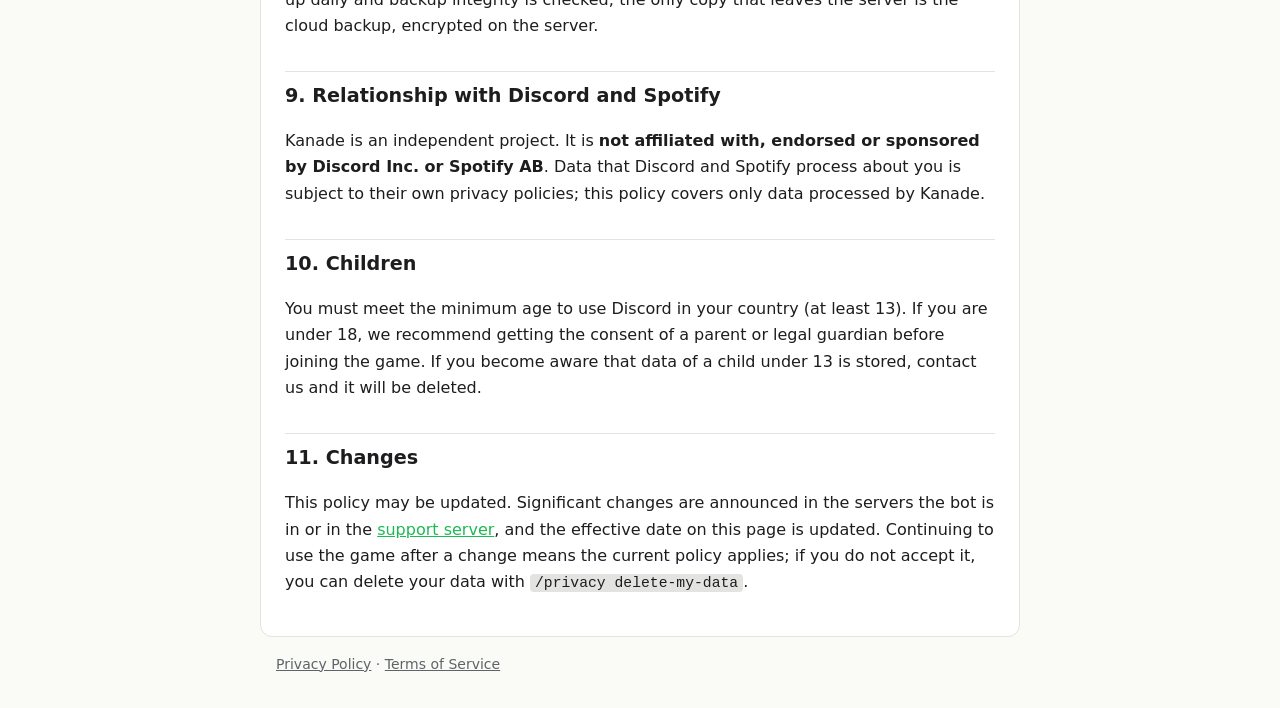
<file: en/privacy.html>
<!doctype html>
<html lang="en">
<head>
<meta charset="utf-8">
<meta name="viewport" content="width=device-width, initial-scale=1">
<title>Kanade Privacy Policy</title>
<link rel="stylesheet" href="../style.css">
</head>
<body>
<header><a href="../index.html">🎧 Kanade</a><a class="switch" href="../gizlilik.html" hreflang="tr">Türkçe</a></header>
<main>
<h1>Kanade Privacy Policy</h1>
<p class="meta">Effective date: 14 October 2026</p>
<p>This policy explains which personal data the Discord bot <strong>Kanade</strong> ("the bot", "the service") processes, for what purpose, where and for how long it is stored, and how you can exercise your rights. The bot runs on a server located in <strong>Azerbaijan</strong>, and many of its users are in <strong>Türkiye</strong>. This notice is therefore intended to meet the information obligations under the Republic of Azerbaijan's <strong>Law "On Personal Data"</strong> ("Fərdi məlumatlar haqqında" Qanun) and, for users in Türkiye, under Law No. 6698 on the <strong>Protection of Personal Data</strong> ("KVKK").</p>
<h2>1. Data controller and contact</h2>
<p>Data controller: <strong>Revan Mustafayev</strong> (individual developer, Azerbaijan)</p>
<p>Contact and requests: <strong>kanadebot@outlook.com</strong></p>
<p>Support server: <a href="https://discord.gg/R9tBdnKaH6">discord.gg/R9tBdnKaH6</a></p>
<p>You can write to this address to exercise your rights. Please include your Discord username and user ID. Requests are answered free of charge within 30 days at the latest. Your rights are:</p>
<ul>
  <li>to learn whether your personal data is processed and, if so, to request information about it and a copy of it,</li>
  <li>to learn the purpose of processing and whether data is used accordingly,</li>
  <li>to know the third parties, in the country or abroad, to whom data is transferred,</li>
  <li>to request correction of incomplete or inaccurate data,</li>
  <li>to request deletion or destruction of data and notification of this to third parties to whom it was transferred,</li>
  <li>to withdraw your consent at any time,</li>
  <li>to object to an outcome against you resulting solely from automated analysis,</li>
  <li>to claim compensation for damage caused by unlawful processing.</li>
</ul>
<p>If you are not satisfied with the response, users in Türkiye may complain to the <strong>Personal Data Protection Authority (KVKK)</strong>, and users in Azerbaijan to the competent Azerbaijani state authority for personal data.</p>
<p>You can do most of this yourself inside the bot (see section 7).</p>
<h2>2. Data we collect</h2>
<p><strong>Discord identifiers.</strong> Your Discord user ID and the IDs of servers the bot is in. Your username and avatar are not stored; they are only read from Discord on the fly when building messages and card images.</p>
<p><strong>Spotify activity (via your Discord status).</strong> If you share Spotify as your Discord status, the bot reads it from Discord: track name, artist, album, album cover URL, Spotify track ID and the track's start time. The bot does not connect to your Spotify account and does not receive any data directly from Spotify.</p>
<p><strong>Message content.</strong> The content of your messages is processed <strong>only to detect commands</strong> and is <strong>never stored</strong>. For experience points (XP), only the time a message was sent is used.</p>
<p><strong>Command usage and game data.</strong> If you are a player: your cards, Plak and Shard balances, XP and level, daily reward streak, box allowances and counters, the artists of your recent boxes (for box variety), quest and set progress, which one-time tips you have been shown, profile bio, the cards you put in your profile showcase and your music taste setting.</p>
<p><strong>Server settings.</strong> The language, whether Spotify tracking is on/off, and the announcement channel chosen by server admins.</p>
<p><strong>Technical records (logs).</strong> Logs kept for debugging and abuse prevention may contain user and server IDs, command names and error details.</p>
<h2>3. Players and non-players</h2>
<p>A <strong>player</strong> is a user who presses <strong>Join</strong> in the <code>/start</code> command. Personal game data is kept <strong>only for players</strong>.</p>
<p>Songs played by <strong>non-players</strong> are added to the server's song pool <strong>anonymously</strong>; their user IDs are not written to any record. For these songs only aggregate counters that are not linked to a person (for example, in how many servers a song was seen) are increased.</p>
<h2>4. Purposes and legal bases</h2>
<ul>
  <li><strong>Providing the game</strong> (cards, rewards, quests, leaderboard, profile): the <strong>explicit consent</strong> you give by pressing <strong>Join</strong> (KVKK art. 5(1); consent of the data subject under the Law "On Personal Data"). You can withdraw consent at any time with <code>/privacy delete-my-data</code>.</li>
  <li><strong>Your own listening in box selection:</strong> when the card in a box is chosen, songs the player listened to are favoured. Only the <strong>joined player's own</strong> listening summary is used, and only songs that are <strong>in that server's pool</strong>; songs you played on other servers are not shown on that server this way. Not used if you turned tracking off (<code>/privacy opt-out</code>). Legal basis: the explicit consent given for providing the game (above).</li>
  <li><strong>Music taste on your profile card:</strong> <strong>off</strong> by default. If you turn it on with <code>/privacy music-taste</code>, your top 3 artists from your own listening summary are shown on your profile card, and anyone who views your profile (including other members of the server) can see them. Once you turn it off with the same command, it is no longer shown from the next profile card on. Legal basis: the explicit consent you give by turning this feature on.</li>
  <li><strong>Server song pool and card catalog</strong> (anonymous): <strong>legitimate interest</strong> in operating the service (KVKK art. 5(2)(f)).</li>
  <li><strong>Rarity calculation</strong>: card tiers are derived from the track ID; aggregate, non-personal listener counts may also be used in the future.</li>
  <li><strong>Security and abuse prevention</strong> (logs, limits, account age check): <strong>legitimate interest</strong> (KVKK art. 5(2)(f)).</li>
</ul>
<p>No extra data is collected for the account age check; the creation time embedded in the Discord user ID is used.</p>
<h2>5. Retention</h2>
<ul>
  <li><strong>Listening summary</strong> (player + track): deleted if not seen again for <strong>180 days</strong>.</li>
  <li><strong>Daily counters and quest records</strong>: deleted after <strong>30 days</strong>.</li>
  <li><strong>Game profile and cards</strong>: until you delete them (<code>/privacy delete-my-data</code>) or the service ends.</li>
  <li><strong>Data of a server the bot was removed from</strong> (song pool and settings): deleted <strong>30 days</strong> after removal. If the bot is re-added within that time, the pool continues where it left off.</li>
  <li><strong>Logs</strong>: kept as daily files and deleted after <strong>14 days</strong>.</li>
  <li><strong>Backups</strong>: daily database backups are kept on the server for <strong>14 days</strong> and the encrypted cloud copy (see section 6) for <strong>30 days</strong>, and are then deleted. When you delete your data, it disappears from all backups within <strong>30 days</strong> at the latest; backups are only used to restore the service after a failure and are not opened for any other purpose during that time.</li>
  <li><strong>Opt-out record</strong>: contains only your user ID and a date; kept after you delete your data so that you are not tracked again, until you turn tracking back on.</li>
</ul>
<h2>6. Where data is processed and transfers</h2>
<ul>
  <li><strong>Hosting (Azerbaijan):</strong> The bot, database, logs and backups run and are stored on the data controller's own server in <strong>Azerbaijan</strong>. Only an encrypted copy of the backups is kept with the cloud service named below.</li>
  <li><strong>Cross-border transfer for users in Türkiye:</strong> When you use the bot from Türkiye, your personal data is <strong>processed outside Türkiye, in Azerbaijan</strong>; this constitutes a transfer abroad within the meaning of KVKK art. 9. By joining the game with the <strong>Join</strong> button you explicitly consent to your data being processed in Azerbaijan for this purpose. If you do not join, no personal data is kept about you (see section 3); you can withdraw consent with <code>/privacy delete-my-data</code>.</li>
  <li><strong>Discord:</strong> The bot runs on Discord's infrastructure. All communication between the bot and Discord (your commands, the bot's messages and card images) passes through Discord's servers; this data is subject to Discord's own privacy policy and may be processed by Discord in other countries (for example, the United States).</li>
  <li><strong>Cover images:</strong> When a card image is rendered, the cover is downloaded from its stored URL (usually Spotify's image servers). No user ID or other personal data is sent in these requests.</li>
  <li><strong>Encrypted cloud copy of backups (Microsoft OneDrive):</strong> To protect against failure or loss of the server, a copy of the daily database backup is stored in <strong>Microsoft OneDrive</strong> (Microsoft Corporation). The backup is encrypted <strong>before</strong> it leaves the server with passwords set by the data controller (content as well as file and folder names); the passwords are not held by Microsoft, so Microsoft cannot read the backup's content. This copy may be kept in Microsoft's data centres in countries chosen by Microsoft (for example, the United States or the European Union) and is deleted after <strong>30 days</strong>. For users in Türkiye this is also a transfer abroad and is covered by the explicit consent described above.</li>
</ul>
<p>Your data is not sold, not used for advertising, and not shared with anyone other than those listed in this section. It may be shared with competent authorities where required by law.</p>
<h2>7. Your controls</h2>
<ul>
  <li><code>/privacy status</code>: shows what data is stored about you and your tracking status.</li>
  <li><code>/privacy opt-out</code>: your Spotify listening is no longer added to any server pool (not even anonymously), and listening rewards and stats stop. Your cards and other game data stay.</li>
  <li><code>/privacy opt-in</code>: turns tracking back on.</li>
  <li><code>/privacy delete-my-data</code>: after confirmation, deletes all of your game data at once. Where you appear as "discoverer" in other people's records, this is anonymized; songs stay in pools anonymously. The "don't track me from now on" option is on by default.</li>
  <li><strong>Server admins</strong> can use <code>/settings tracking off</code> so that no listening is processed through that server.</li>
</ul>
<p>If you stop sharing Spotify as your Discord status, the bot cannot see your listening at all.</p>
<h2>8. Security</h2>
<p>Only the data controller can access the server, and access uses keys rather than passwords. The bot runs as a separate system user with restricted permissions; secrets such as the bot token are kept in a file only that user can read. The database is backed up daily and backup integrity is checked; the only copy that leaves the server is the cloud backup, encrypted on the server.</p>
<h2>9. Relationship with Discord and Spotify</h2>
<p>Kanade is an independent project. It is <strong>not affiliated with, endorsed or sponsored by Discord Inc. or Spotify AB</strong>. Data that Discord and Spotify process about you is subject to their own privacy policies; this policy covers only data processed by Kanade.</p>
<h2>10. Children</h2>
<p>You must meet the minimum age to use Discord in your country (at least 13). If you are under 18, we recommend getting the consent of a parent or legal guardian before joining the game. If you become aware that data of a child under 13 is stored, contact us and it will be deleted.</p>
<h2>11. Changes</h2>
<p>This policy may be updated. Significant changes are announced in the servers the bot is in or in the <a href="https://discord.gg/R9tBdnKaH6">support server</a>, and the effective date on this page is updated. Continuing to use the game after a change means the current policy applies; if you do not accept it, you can delete your data with <code>/privacy delete-my-data</code>.</p>
</main>
<footer><a href="../en/privacy.html">Privacy Policy</a> · <a href="../en/terms.html">Terms of Service</a></footer>
</body>
</html>
</file>
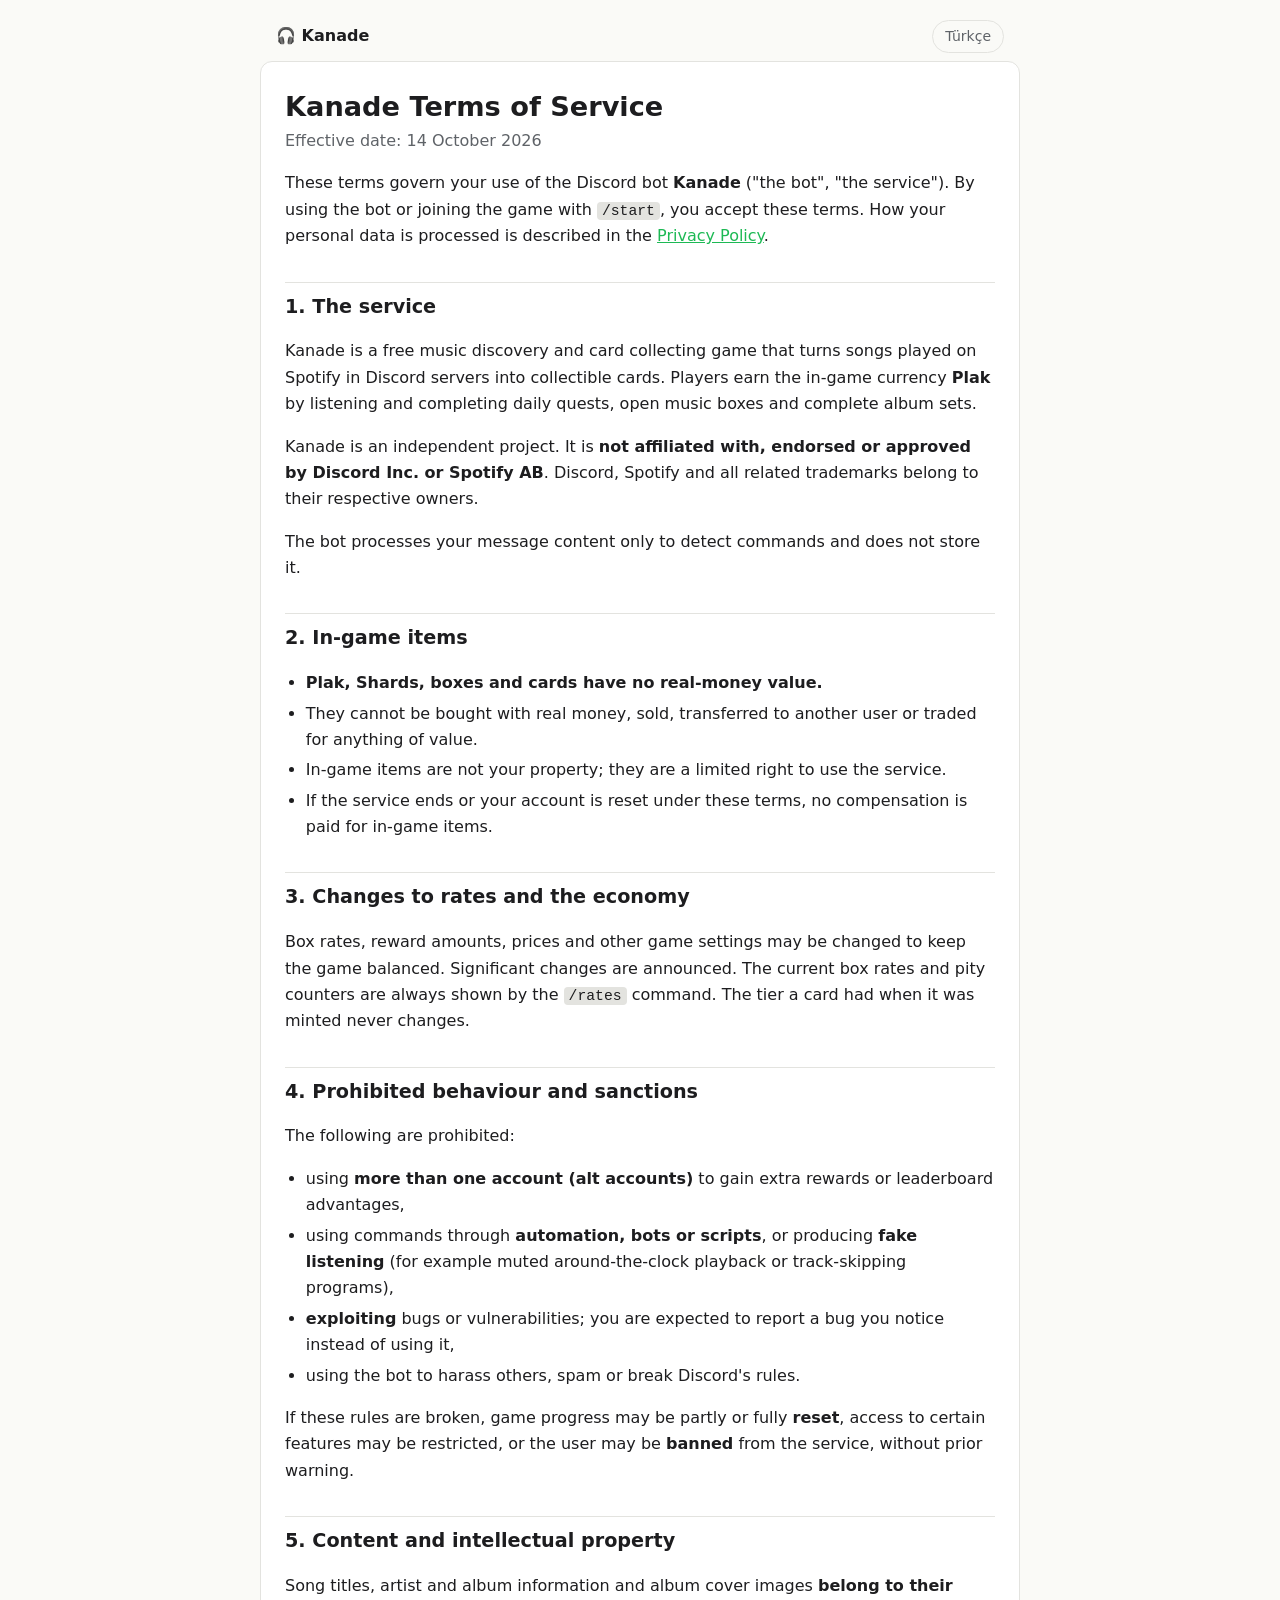
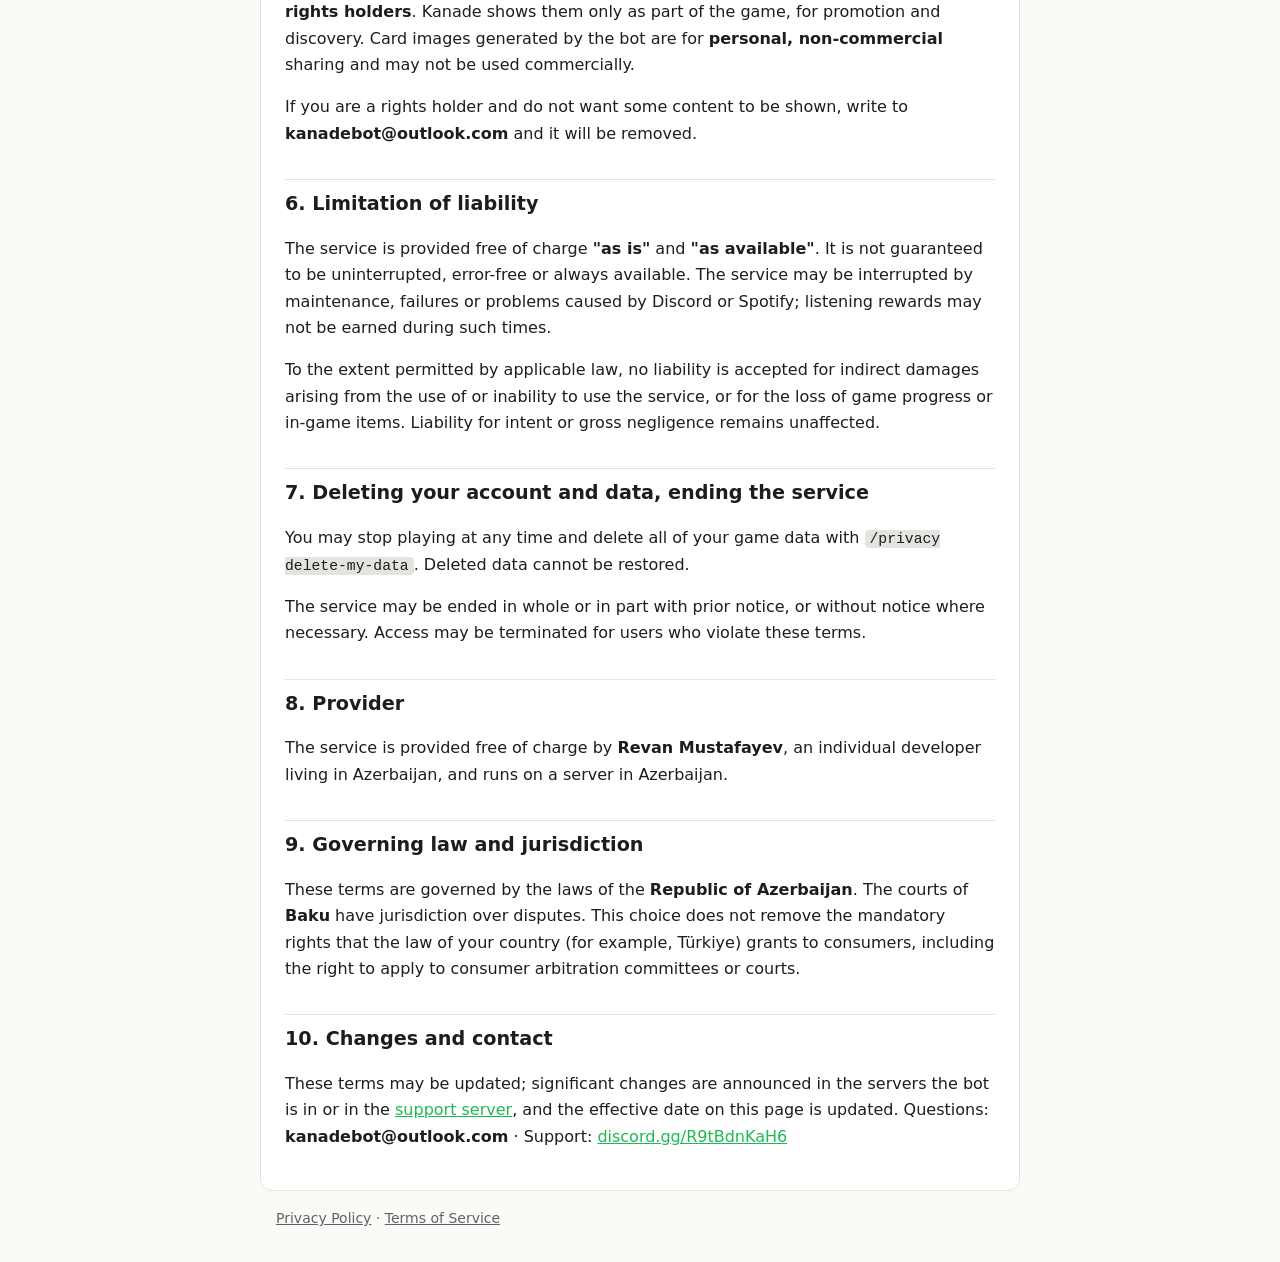
<file: en/terms.html>
<!doctype html>
<html lang="en">
<head>
<meta charset="utf-8">
<meta name="viewport" content="width=device-width, initial-scale=1">
<title>Kanade Terms of Service</title>
<link rel="stylesheet" href="../style.css">
</head>
<body>
<header><a href="../index.html">🎧 Kanade</a><a class="switch" href="../kosullar.html" hreflang="tr">Türkçe</a></header>
<main>
<h1>Kanade Terms of Service</h1>
<p class="meta">Effective date: 14 October 2026</p>
<p>These terms govern your use of the Discord bot <strong>Kanade</strong> ("the bot", "the service"). By using the bot or joining the game with <code>/start</code>, you accept these terms. How your personal data is processed is described in the <a href="privacy.html">Privacy Policy</a>.</p>
<h2>1. The service</h2>
<p>Kanade is a free music discovery and card collecting game that turns songs played on Spotify in Discord servers into collectible cards. Players earn the in-game currency <strong>Plak</strong> by listening and completing daily quests, open music boxes and complete album sets.</p>
<p>Kanade is an independent project. It is <strong>not affiliated with, endorsed or approved by Discord Inc. or Spotify AB</strong>. Discord, Spotify and all related trademarks belong to their respective owners.</p>
<p>The bot processes your message content only to detect commands and does not store it.</p>
<h2>2. In-game items</h2>
<ul>
  <li><strong>Plak, Shards, boxes and cards have no real-money value.</strong></li>
  <li>They cannot be bought with real money, sold, transferred to another user or traded for anything of value.</li>
  <li>In-game items are not your property; they are a limited right to use the service.</li>
  <li>If the service ends or your account is reset under these terms, no compensation is paid for in-game items.</li>
</ul>
<h2>3. Changes to rates and the economy</h2>
<p>Box rates, reward amounts, prices and other game settings may be changed to keep the game balanced. Significant changes are announced. The current box rates and pity counters are always shown by the <code>/rates</code> command. The tier a card had when it was minted never changes.</p>
<h2>4. Prohibited behaviour and sanctions</h2>
<p>The following are prohibited:</p>
<ul>
  <li>using <strong>more than one account (alt accounts)</strong> to gain extra rewards or leaderboard advantages,</li>
  <li>using commands through <strong>automation, bots or scripts</strong>, or producing <strong>fake listening</strong> (for example muted around-the-clock playback or track-skipping programs),</li>
  <li><strong>exploiting</strong> bugs or vulnerabilities; you are expected to report a bug you notice instead of using it,</li>
  <li>using the bot to harass others, spam or break Discord's rules.</li>
</ul>
<p>If these rules are broken, game progress may be partly or fully <strong>reset</strong>, access to certain features may be restricted, or the user may be <strong>banned</strong> from the service, without prior warning.</p>
<h2>5. Content and intellectual property</h2>
<p>Song titles, artist and album information and album cover images <strong>belong to their rights holders</strong>. Kanade shows them only as part of the game, for promotion and discovery. Card images generated by the bot are for <strong>personal, non-commercial</strong> sharing and may not be used commercially.</p>
<p>If you are a rights holder and do not want some content to be shown, write to <strong>kanadebot@outlook.com</strong> and it will be removed.</p>
<h2>6. Limitation of liability</h2>
<p>The service is provided free of charge <strong>"as is"</strong> and <strong>"as available"</strong>. It is not guaranteed to be uninterrupted, error-free or always available. The service may be interrupted by maintenance, failures or problems caused by Discord or Spotify; listening rewards may not be earned during such times.</p>
<p>To the extent permitted by applicable law, no liability is accepted for indirect damages arising from the use of or inability to use the service, or for the loss of game progress or in-game items. Liability for intent or gross negligence remains unaffected.</p>
<h2>7. Deleting your account and data, ending the service</h2>
<p>You may stop playing at any time and delete all of your game data with <code>/privacy delete-my-data</code>. Deleted data cannot be restored.</p>
<p>The service may be ended in whole or in part with prior notice, or without notice where necessary. Access may be terminated for users who violate these terms.</p>
<h2>8. Provider</h2>
<p>The service is provided free of charge by <strong>Revan Mustafayev</strong>, an individual developer living in Azerbaijan, and runs on a server in Azerbaijan.</p>
<h2>9. Governing law and jurisdiction</h2>
<p>These terms are governed by the laws of the <strong>Republic of Azerbaijan</strong>. The courts of <strong>Baku</strong> have jurisdiction over disputes. This choice does not remove the mandatory rights that the law of your country (for example, Türkiye) grants to consumers, including the right to apply to consumer arbitration committees or courts.</p>
<h2>10. Changes and contact</h2>
<p>These terms may be updated; significant changes are announced in the servers the bot is in or in the <a href="https://discord.gg/R9tBdnKaH6">support server</a>, and the effective date on this page is updated. Questions: <strong>kanadebot@outlook.com</strong> · Support: <a href="https://discord.gg/R9tBdnKaH6">discord.gg/R9tBdnKaH6</a></p>
</main>
<footer><a href="../en/privacy.html">Privacy Policy</a> · <a href="../en/terms.html">Terms of Service</a></footer>
</body>
</html>
</file>
<file: style.css>
:root {
  --bg: #fafaf7; --fg: #1d1d1f; --muted: #5f6368; --accent: #1db954; --card: #ffffff; --border: #e3e3df;
}
@media (prefers-color-scheme: dark) {
  :root { --bg: #121212; --fg: #ececec; --muted: #a0a0a0; --accent: #1ed760; --card: #1c1c1c; --border: #2c2c2c; }
}
* { box-sizing: border-box; }
html { -webkit-text-size-adjust: 100%; }
body {
  margin: 0; background: var(--bg); color: var(--fg);
  font: 16px/1.65 system-ui, -apple-system, "Segoe UI", Roboto, "Noto Sans", sans-serif;
}
header, main, footer { max-width: 760px; margin: 0 auto; padding: 0 16px; }
header { display: flex; justify-content: space-between; align-items: center; padding-top: 20px; padding-bottom: 8px; }
header a { color: var(--fg); text-decoration: none; font-weight: 700; }
header a.switch { font-weight: 500; color: var(--muted); border: 1px solid var(--border); border-radius: 999px;
  padding: 4px 12px; font-size: 14px; }
main { background: var(--card); border: 1px solid var(--border); border-radius: 12px; padding: 8px 24px 24px; }
h1 { font-size: 1.7rem; line-height: 1.25; margin: 20px 0 4px; }
h2 { font-size: 1.2rem; margin: 32px 0 8px; padding-top: 8px; border-top: 1px solid var(--border); }
p, li { overflow-wrap: anywhere; }
ul, ol { padding-left: 1.3rem; }
li + li { margin-top: 4px; }
code { background: var(--border); border-radius: 4px; padding: 1px 5px; font-size: 0.92em; }
a { color: var(--accent); }
.meta { color: var(--muted); margin-top: 0; }
footer { color: var(--muted); font-size: 14px; padding-top: 16px; padding-bottom: 32px; }
footer a { color: var(--muted); }
nav.cards { display: grid; gap: 12px; margin: 16px 0; }
nav.cards a { display: block; padding: 14px 16px; border: 1px solid var(--border); border-radius: 10px;
  text-decoration: none; color: var(--fg); font-weight: 600; }
@media (max-width: 480px) { main { padding: 4px 16px 16px; border-radius: 0; border-left: 0; border-right: 0; }
  header, footer { padding-left: 16px; padding-right: 16px; } h1 { font-size: 1.45rem; } }
</file>
